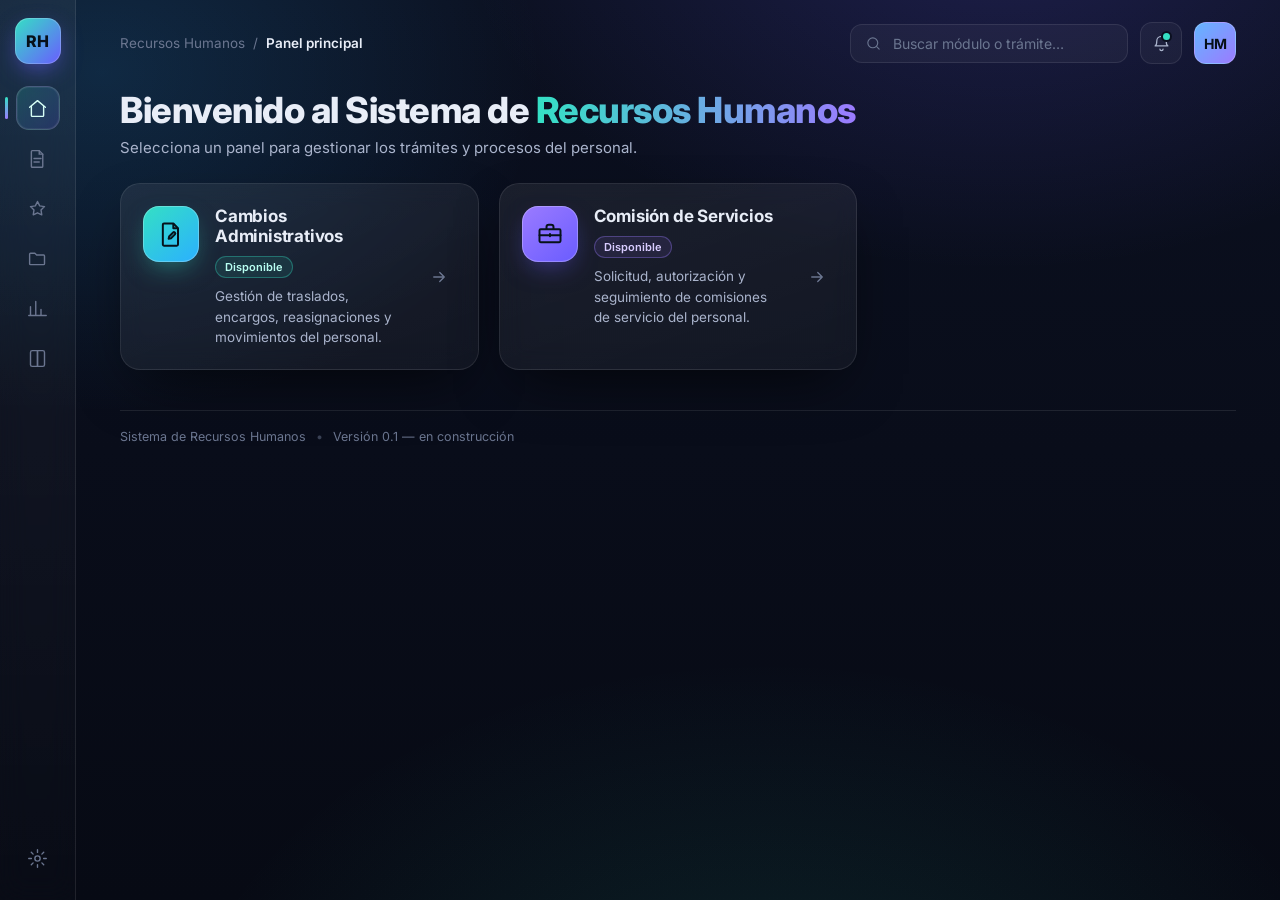
<file: index.html>
<!DOCTYPE html>
<html lang="es">
<head>
  <meta charset="UTF-8" />
  <meta name="viewport" content="width=device-width, initial-scale=1.0" />
  <title>Sistema de Recursos Humanos</title>
  <meta name="description" content="Sistema integral de gestión de Recursos Humanos" />
  <link rel="preconnect" href="https://fonts.googleapis.com" />
  <link rel="preconnect" href="https://fonts.gstatic.com" crossorigin />
  <link href="https://fonts.googleapis.com/css2?family=Inter:wght@300;400;500;600;700;800&display=swap" rel="stylesheet" />
  <link rel="stylesheet" href="css/styles.css" />
</head>
<body>
  <div class="app">
    <!-- ===================== SIDEBAR ===================== -->
    <aside class="sidebar" id="sidebar">
      <div class="sidebar__logo" title="Recursos Humanos">
        <span class="sidebar__logo-mark">RH</span>
      </div>

      <nav class="sidebar__nav" aria-label="Navegación principal">
        <button class="nav-btn is-active" data-tip="Inicio" aria-label="Inicio">
          <svg viewBox="0 0 24 24" fill="none"><path d="M3 10.5 12 3l9 7.5" stroke="currentColor" stroke-width="1.6" stroke-linecap="round" stroke-linejoin="round"/><path d="M5 9.5V20a1 1 0 0 0 1 1h12a1 1 0 0 0 1-1V9.5" stroke="currentColor" stroke-width="1.6" stroke-linecap="round" stroke-linejoin="round"/></svg>
        </button>
        <button class="nav-btn" data-tip="Documentos" aria-label="Documentos">
          <svg viewBox="0 0 24 24" fill="none"><path d="M6 3h8l4 4v14a1 1 0 0 1-1 1H6a1 1 0 0 1-1-1V4a1 1 0 0 1 1-1Z" stroke="currentColor" stroke-width="1.6" stroke-linejoin="round"/><path d="M14 3v4h4M8 12h8M8 16h6" stroke="currentColor" stroke-width="1.6" stroke-linecap="round"/></svg>
        </button>
        <button class="nav-btn" data-tip="Favoritos" aria-label="Favoritos">
          <svg viewBox="0 0 24 24" fill="none"><path d="m12 4 2.5 5 5.5.8-4 3.9.9 5.5L12 16.9 7.1 19.2l.9-5.5-4-3.9L9.5 9 12 4Z" stroke="currentColor" stroke-width="1.6" stroke-linejoin="round"/></svg>
        </button>
        <button class="nav-btn" data-tip="Áreas" aria-label="Áreas">
          <svg viewBox="0 0 24 24" fill="none"><path d="M3 7a1 1 0 0 1 1-1h5l2 2h8a1 1 0 0 1 1 1v9a1 1 0 0 1-1 1H4a1 1 0 0 1-1-1V7Z" stroke="currentColor" stroke-width="1.6" stroke-linejoin="round"/></svg>
        </button>
        <button class="nav-btn" data-tip="Reportes" aria-label="Reportes">
          <svg viewBox="0 0 24 24" fill="none"><path d="M4 20V10M10 20V4M16 20v-7M22 20H2" stroke="currentColor" stroke-width="1.6" stroke-linecap="round"/></svg>
        </button>
        <button class="nav-btn" data-tip="Manual" aria-label="Manual">
          <svg viewBox="0 0 24 24" fill="none"><path d="M4 5a2 2 0 0 1 2-2h6v18H6a2 2 0 0 1-2-2V5Z" stroke="currentColor" stroke-width="1.6" stroke-linejoin="round"/><path d="M20 5a2 2 0 0 0-2-2h-6v18h6a2 2 0 0 0 2-2V5Z" stroke="currentColor" stroke-width="1.6" stroke-linejoin="round"/></svg>
        </button>
      </nav>

      <div class="sidebar__bottom">
        <button class="nav-btn" data-tip="Configuración" aria-label="Configuración">
          <svg viewBox="0 0 24 24" fill="none"><circle cx="12" cy="12" r="3" stroke="currentColor" stroke-width="1.6"/><path d="M12 2v3M12 19v3M4.9 4.9l2.1 2.1M17 17l2.1 2.1M2 12h3M19 12h3M4.9 19.1 7 17M17 7l2.1-2.1" stroke="currentColor" stroke-width="1.6" stroke-linecap="round"/></svg>
        </button>
      </div>
    </aside>

    <!-- ===================== MAIN ===================== -->
    <main class="main">
      <header class="topbar">
        <div class="topbar__crumbs">
          <span class="crumb">Recursos Humanos</span>
          <span class="crumb-sep">/</span>
          <span class="crumb crumb--current">Panel principal</span>
        </div>
        <div class="topbar__actions">
          <div class="search">
            <svg viewBox="0 0 24 24" fill="none"><circle cx="11" cy="11" r="7" stroke="currentColor" stroke-width="1.6"/><path d="m20 20-3.5-3.5" stroke="currentColor" stroke-width="1.6" stroke-linecap="round"/></svg>
            <input type="text" placeholder="Buscar módulo o trámite…" aria-label="Buscar" id="searchInput" />
          </div>
          <button class="icon-btn" aria-label="Notificaciones">
            <svg viewBox="0 0 24 24" fill="none"><path d="M6 9a6 6 0 0 1 12 0c0 5 2 6 2 6H4s2-1 2-6Z" stroke="currentColor" stroke-width="1.6" stroke-linejoin="round"/><path d="M10 19a2 2 0 0 0 4 0" stroke="currentColor" stroke-width="1.6" stroke-linecap="round"/></svg>
            <span class="dot"></span>
          </button>
          <div class="avatar" title="Mi cuenta">HM</div>
        </div>
      </header>

      <section class="hero">
        <div class="hero__text">
          <h1 class="hero__title">Bienvenido al Sistema de <span>Recursos Humanos</span></h1>
          <p class="hero__subtitle">Selecciona un panel para gestionar los trámites y procesos del personal.</p>
        </div>
      </section>

      <section class="panels" aria-label="Paneles de acceso">
        <div class="panels__grid" id="panelsGrid">
          <!-- Las tarjetas se generan dinámicamente desde js/panels.js -->
        </div>
      </section>

      <footer class="footer">
        <span>Sistema de Recursos Humanos</span>
        <span class="footer__sep">•</span>
        <span>Versión 0.1 — en construcción</span>
      </footer>
    </main>
  </div>

  <script src="js/panels.js"></script>
  <script src="js/main.js"></script>
</body>
</html>
</file>
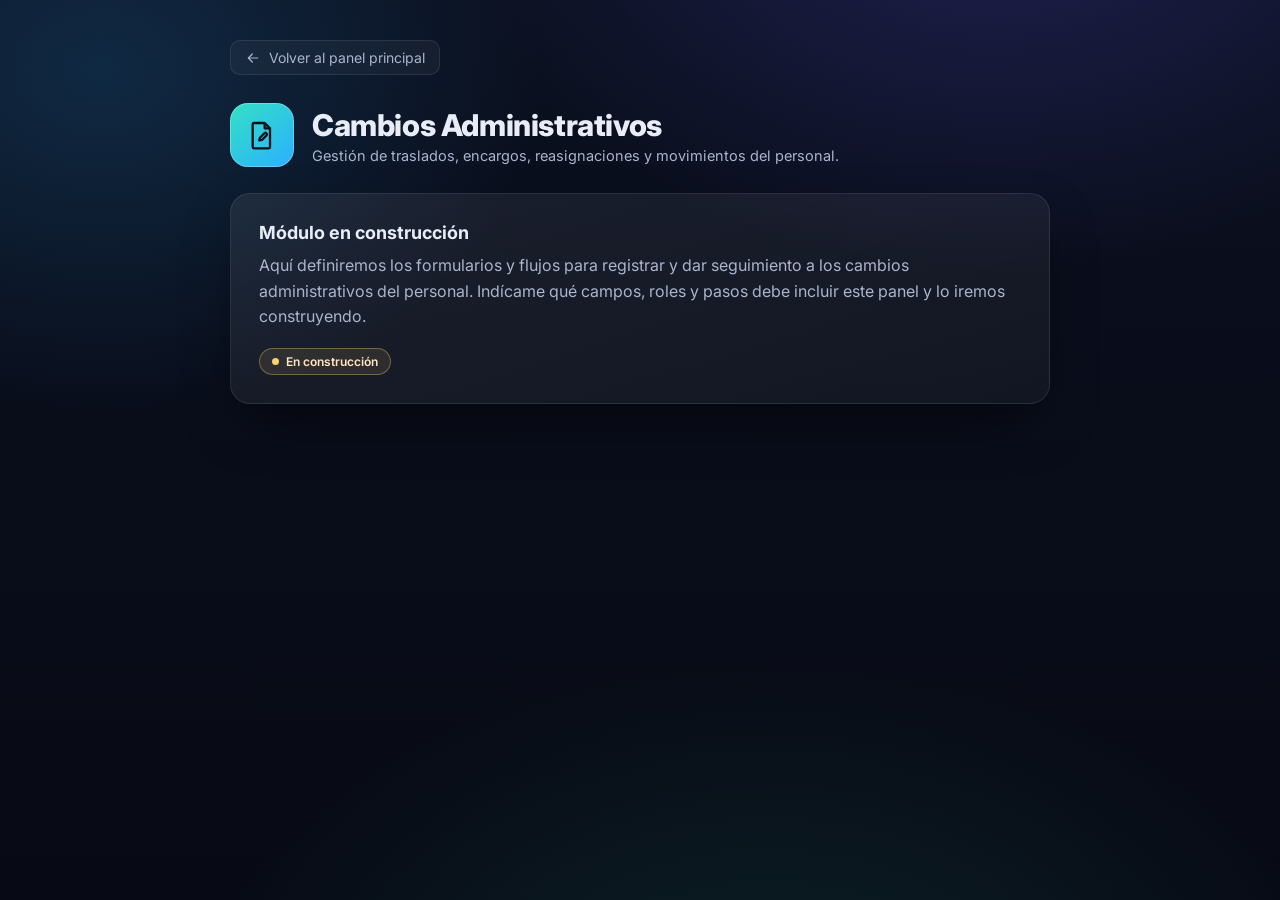
<file: pages/cambios-administrativos.html>
<!DOCTYPE html>
<html lang="es">
<head>
  <meta charset="UTF-8" />
  <meta name="viewport" content="width=device-width, initial-scale=1.0" />
  <title>Cambios Administrativos — Recursos Humanos</title>
  <link rel="preconnect" href="https://fonts.googleapis.com" />
  <link rel="preconnect" href="https://fonts.gstatic.com" crossorigin />
  <link href="https://fonts.googleapis.com/css2?family=Inter:wght@300;400;500;600;700;800&display=swap" rel="stylesheet" />
  <link rel="stylesheet" href="../css/styles.css" />
  <link rel="stylesheet" href="../css/page.css" />
</head>
<body>
  <div class="page">
    <a class="page__back" href="../index.html">
      <svg viewBox="0 0 24 24" fill="none"><path d="M19 12H5M11 18l-6-6 6-6" stroke="currentColor" stroke-width="1.8" stroke-linecap="round" stroke-linejoin="round"/></svg>
      Volver al panel principal
    </a>

    <header class="page__header">
      <div class="page__icon icon--teal">
        <svg viewBox="0 0 24 24" fill="none">
          <path d="M6 3h8l4 4v14a1 1 0 0 1-1 1H6a1 1 0 0 1-1-1V4a1 1 0 0 1 1-1Z" stroke="currentColor" stroke-width="1.7" stroke-linejoin="round"/>
          <path d="M14 3v4h4" stroke="currentColor" stroke-width="1.7" stroke-linejoin="round"/>
          <path d="M15.4 12.3 12 15.7l-2 .4.4-2 3.4-3.4a1 1 0 0 1 1.4 0l.2.2a1 1 0 0 1 0 1.4Z" stroke="currentColor" stroke-width="1.7" stroke-linejoin="round"/>
        </svg>
      </div>
      <div>
        <h1 class="page__title">Cambios Administrativos</h1>
        <p class="page__subtitle">Gestión de traslados, encargos, reasignaciones y movimientos del personal.</p>
      </div>
    </header>

    <div class="page__card">
      <h2>Módulo en construcción</h2>
      <p>Aquí definiremos los formularios y flujos para registrar y dar seguimiento a los cambios administrativos del personal. Indícame qué campos, roles y pasos debe incluir este panel y lo iremos construyendo.</p>
      <span class="chip">En construcción</span>
    </div>
  </div>
</body>
</html>
</file>
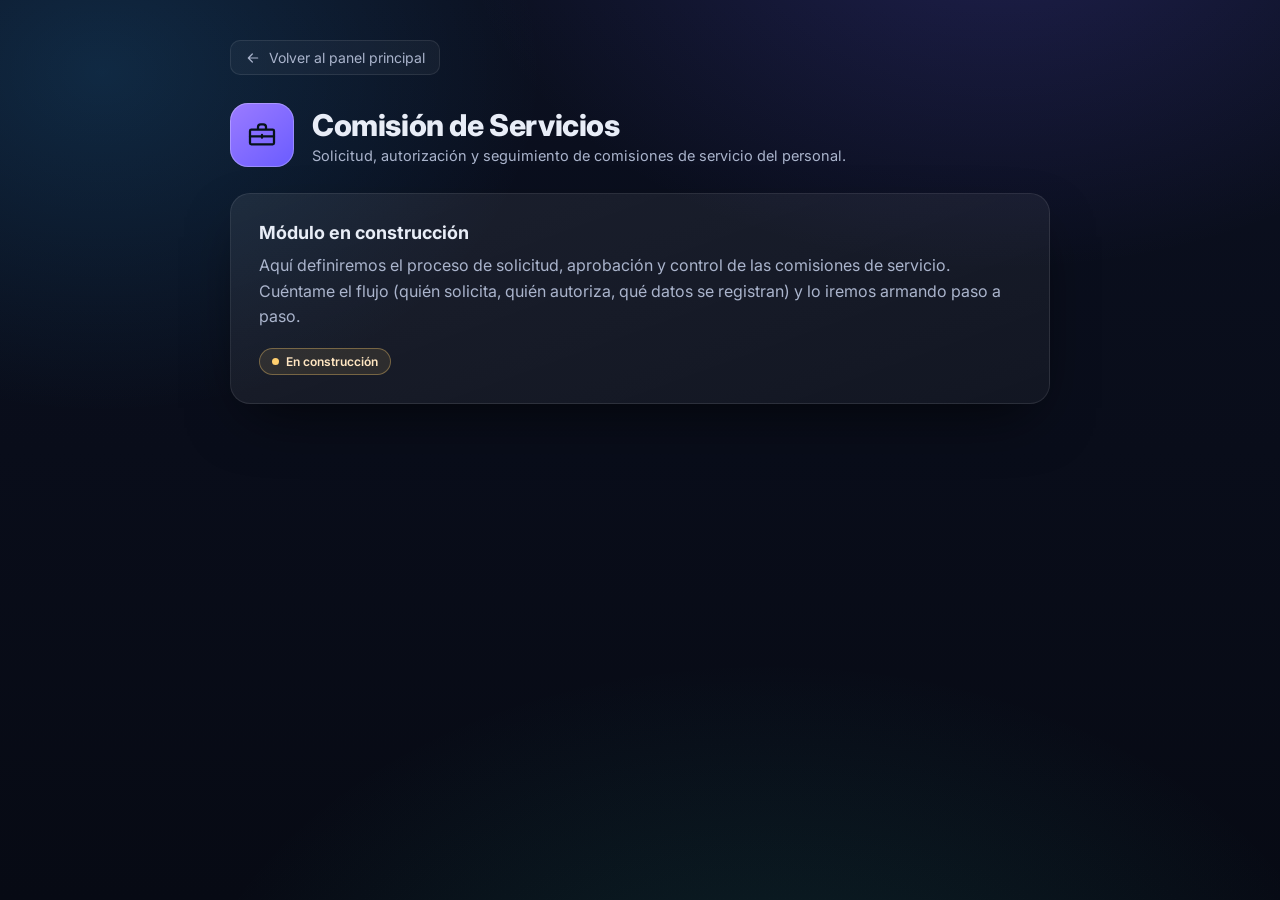
<file: pages/comision-servicios.html>
<!DOCTYPE html>
<html lang="es">
<head>
  <meta charset="UTF-8" />
  <meta name="viewport" content="width=device-width, initial-scale=1.0" />
  <title>Comisión de Servicios — Recursos Humanos</title>
  <link rel="preconnect" href="https://fonts.googleapis.com" />
  <link rel="preconnect" href="https://fonts.gstatic.com" crossorigin />
  <link href="https://fonts.googleapis.com/css2?family=Inter:wght@300;400;500;600;700;800&display=swap" rel="stylesheet" />
  <link rel="stylesheet" href="../css/styles.css" />
  <link rel="stylesheet" href="../css/page.css" />
</head>
<body>
  <div class="page">
    <a class="page__back" href="../index.html">
      <svg viewBox="0 0 24 24" fill="none"><path d="M19 12H5M11 18l-6-6 6-6" stroke="currentColor" stroke-width="1.8" stroke-linecap="round" stroke-linejoin="round"/></svg>
      Volver al panel principal
    </a>

    <header class="page__header">
      <div class="page__icon icon--violet">
        <svg viewBox="0 0 24 24" fill="none">
          <path d="M4 8h16a1 1 0 0 1 1 1v9a1 1 0 0 1-1 1H4a1 1 0 0 1-1-1V9a1 1 0 0 1 1-1Z" stroke="currentColor" stroke-width="1.7" stroke-linejoin="round"/>
          <path d="M9 8V6a2 2 0 0 1 2-2h2a2 2 0 0 1 2 2v2" stroke="currentColor" stroke-width="1.7" stroke-linejoin="round"/>
          <path d="M3 13h18M12 12v2" stroke="currentColor" stroke-width="1.7" stroke-linecap="round"/>
        </svg>
      </div>
      <div>
        <h1 class="page__title">Comisión de Servicios</h1>
        <p class="page__subtitle">Solicitud, autorización y seguimiento de comisiones de servicio del personal.</p>
      </div>
    </header>

    <div class="page__card">
      <h2>Módulo en construcción</h2>
      <p>Aquí definiremos el proceso de solicitud, aprobación y control de las comisiones de servicio. Cuéntame el flujo (quién solicita, quién autoriza, qué datos se registran) y lo iremos armando paso a paso.</p>
      <span class="chip">En construcción</span>
    </div>
  </div>
</body>
</html>
</file>
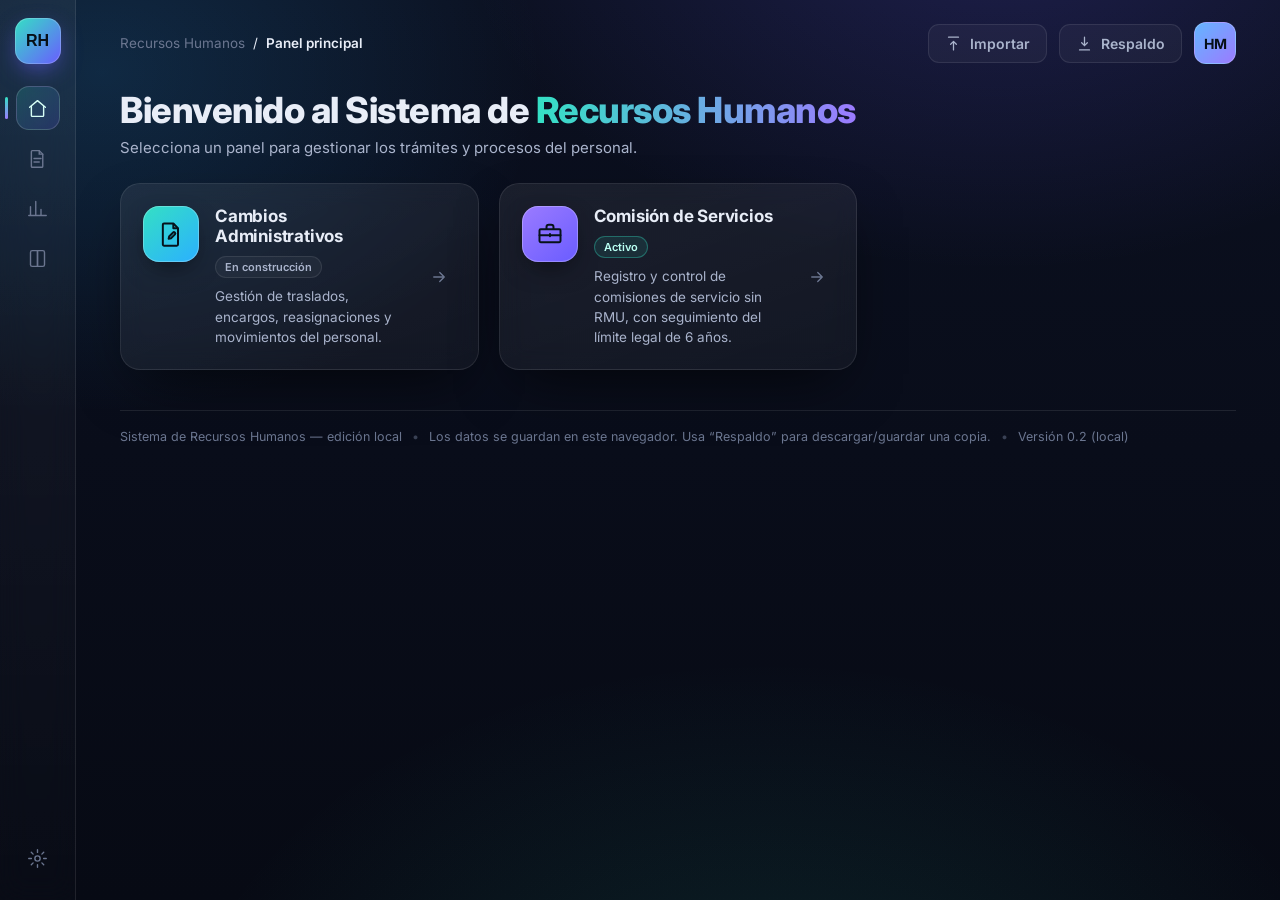
<file: sistema/sistema-rh-local.html>
<!doctype html>
<html lang="es">
<head>
<meta charset="utf-8" />
<meta name="viewport" content="width=device-width, initial-scale=1.0" />
<title>Sistema de Recursos Humanos</title>
<style>
  :root {
    --bg-0:#070a14; --bg-1:#0b1020; --bg-2:#0e1428;
    --surface:rgba(255,255,255,.04); --surface-strong:rgba(255,255,255,.07);
    --border:rgba(255,255,255,.09); --border-strong:rgba(255,255,255,.16);
    --text:#e8edf7; --text-soft:#aab4cc; --text-dim:#6b7690;
    --teal-1:#34e0c4; --teal-2:#2bb0ff; --violet-1:#9b7bff; --violet-2:#6a5cff;
    --blue-1:#64b5ff; --blue-2:#4d7cff; --amber-1:#ffcf6e; --amber-2:#ff9d5c;
    --green:#41d18a; --yellow:#ffd76e; --orange:#ff9d5c; --red:#ff6b7d;
    --radius:20px; --shadow:0 24px 60px -20px rgba(0,0,0,.7); --sidebar-w:76px; --maxw:1320px;
  }
  * { box-sizing:border-box; }
  html,body { margin:0; padding:0; min-height:100%; }
  body {
    font-family:"Inter",system-ui,-apple-system,"Segoe UI",Roboto,sans-serif;
    color:var(--text);
    background:
      radial-gradient(900px 600px at 78% -10%, rgba(107,92,255,.20), transparent 60%),
      radial-gradient(800px 620px at 8% 8%, rgba(43,176,255,.16), transparent 55%),
      radial-gradient(1000px 700px at 60% 120%, rgba(52,224,196,.12), transparent 60%),
      linear-gradient(180deg, var(--bg-1), var(--bg-0));
    background-attachment:fixed; -webkit-font-smoothing:antialiased;
  }
  .app { display:grid; grid-template-columns:var(--sidebar-w) 1fr; min-height:100vh; }

  /* Sidebar */
  .sidebar { position:sticky; top:0; height:100vh; display:flex; flex-direction:column; align-items:center;
    gap:8px; padding:18px 0 20px; background:linear-gradient(180deg, rgba(255,255,255,.05), rgba(255,255,255,.01));
    border-right:1px solid var(--border); backdrop-filter:blur(14px); z-index:20; }
  .logo { width:46px; height:46px; border-radius:14px; display:grid; place-items:center; margin-bottom:14px;
    background:linear-gradient(135deg, var(--teal-1), var(--violet-2)); color:#071019; font-weight:800; font-size:16px;
    box-shadow:0 8px 24px -6px rgba(106,92,255,.7), inset 0 0 0 1px rgba(255,255,255,.2); cursor:pointer; border:none; }
  .snav { display:flex; flex-direction:column; gap:6px; width:100%; align-items:center; }
  .sbottom { margin-top:auto; }
  .nav-btn { position:relative; width:44px; height:44px; border:1px solid transparent; border-radius:13px; background:transparent;
    color:var(--text-dim); cursor:pointer; display:grid; place-items:center; transition:.2s; }
  .nav-btn svg { width:21px; height:21px; }
  .nav-btn:hover { color:var(--text); background:var(--surface-strong); border-color:var(--border); }
  .nav-btn.active { color:#d7fff6; background:linear-gradient(135deg, rgba(52,224,196,.18), rgba(106,92,255,.18)); border-color:var(--border-strong); }
  .nav-btn.active::before { content:""; position:absolute; left:-12px; top:50%; transform:translateY(-50%); width:3px; height:22px; border-radius:3px; background:linear-gradient(180deg,var(--teal-1),var(--violet-1)); }
  .nav-btn::after { content:attr(data-tip); position:absolute; left:54px; top:50%; transform:translateY(-50%) translateX(-6px);
    background:var(--bg-2); color:var(--text); font-size:12px; white-space:nowrap; padding:6px 10px; border-radius:8px;
    border:1px solid var(--border); opacity:0; pointer-events:none; transition:.15s; z-index:30; }
  .nav-btn:hover::after { opacity:1; transform:translateY(-50%) translateX(0); }

  /* Main */
  .main { padding:22px clamp(16px,4vw,44px) 40px; width:100%; max-width:calc(var(--maxw) + 88px); margin:0 auto; }
  .topbar { display:flex; align-items:center; justify-content:space-between; gap:16px; flex-wrap:wrap; margin-bottom:26px; }
  .crumbs { display:flex; align-items:center; gap:8px; font-size:13.5px; flex-wrap:wrap; }
  .crumb { color:var(--text-dim); background:none; border:none; padding:0; font:inherit; cursor:pointer; }
  .crumb.current { color:var(--text); font-weight:600; cursor:default; }
  .crumb.link:hover { color:var(--text); text-decoration:underline; }
  .tb-actions { display:flex; align-items:center; gap:12px; }
  .avatar { width:42px; height:42px; border-radius:12px; display:grid; place-items:center; font-weight:700; font-size:14px;
    color:#071019; background:linear-gradient(135deg,var(--blue-1),var(--violet-1)); border:1px solid rgba(255,255,255,.2); }

  /* Hero */
  .hero { margin-bottom:26px; }
  .hero h1 { font-size:clamp(24px,3.4vw,36px); font-weight:800; letter-spacing:-.5px; margin:0 0 8px; line-height:1.12; }
  .hero h1 span { background:linear-gradient(90deg,var(--teal-1),var(--violet-1)); -webkit-background-clip:text; background-clip:text; -webkit-text-fill-color:transparent; }
  .hero p { margin:0; color:var(--text-soft); font-size:15px; max-width:620px; }

  /* Grid de paneles */
  .grid { display:grid; grid-template-columns:repeat(auto-fill,minmax(300px,1fr)); gap:20px; }
  .card { position:relative; display:flex; gap:16px; padding:22px; border-radius:var(--radius);
    background:linear-gradient(160deg,var(--surface-strong),var(--surface)); border:1px solid var(--border);
    text-align:left; color:inherit; overflow:hidden; box-shadow:var(--shadow); backdrop-filter:blur(12px); cursor:pointer;
    font-family:inherit; transition:transform .28s cubic-bezier(.2,.7,.2,1), border-color .28s, box-shadow .28s; animation:cardIn .5s both; }
  @keyframes cardIn { from{opacity:0; transform:translateY(14px);} to{opacity:1; transform:translateY(0);} }
  .card:hover { transform:translateY(-5px); border-color:var(--border-strong); box-shadow:0 34px 70px -22px rgba(0,0,0,.8); }
  .card .glow { position:absolute; inset:-1px -1px auto -1px; height:120px;
    background:radial-gradient(220px 120px at 30% -30%, rgba(120,160,255,.22), transparent 70%); opacity:0; transition:.3s; pointer-events:none; }
  .card:hover .glow { opacity:1; }
  .cicon { flex:none; width:56px; height:56px; border-radius:16px; display:grid; place-items:center; color:#06121a;
    box-shadow:inset 0 0 0 1px rgba(255,255,255,.25), 0 10px 26px -8px rgba(0,0,0,.6); }
  .cicon svg { width:28px; height:28px; }
  .icon-teal { background:linear-gradient(140deg,var(--teal-1),var(--teal-2)); }
  .icon-violet { background:linear-gradient(140deg,var(--violet-1),var(--violet-2)); }
  .icon-blue { background:linear-gradient(140deg,var(--blue-1),var(--blue-2)); }
  .icon-amber { background:linear-gradient(140deg,var(--amber-1),var(--amber-2)); }
  .cbody { flex:1; min-width:0; }
  .chead { display:flex; align-items:center; gap:10px; margin-bottom:8px; flex-wrap:wrap; }
  .ctitle { margin:0; font-size:17px; font-weight:700; letter-spacing:-.2px; }
  .csum { margin:0; color:var(--text-soft); font-size:13.5px; line-height:1.5; }
  .badge { font-size:11px; font-weight:600; padding:3px 9px; border-radius:999px; color:var(--text); border:1px solid var(--border); background:var(--surface); }
  .badge-teal { color:#b9fff2; border-color:rgba(52,224,196,.35); background:rgba(52,224,196,.10); }
  .badge-violet { color:#d8ccff; border-color:rgba(155,123,255,.35); background:rgba(155,123,255,.10); }
  .badge-soft { color:var(--text-soft); }
  .carrow { flex:none; align-self:center; width:34px; height:34px; border-radius:10px; display:grid; place-items:center;
    color:var(--text-dim); border:1px solid transparent; transition:.25s; }
  .carrow svg { width:18px; height:18px; }
  .card:hover .carrow { color:var(--text); transform:translateX(3px); border-color:var(--border); background:var(--surface); }

  /* Vista detalle genérica */
  .back { display:inline-flex; align-items:center; gap:8px; color:var(--text-soft); font:inherit; font-size:14px;
    padding:8px 14px; border-radius:10px; border:1px solid var(--border); background:var(--surface); cursor:pointer; transition:.2s; }
  .back:hover { color:var(--text); background:var(--surface-strong); border-color:var(--border-strong); }
  .back svg { width:16px; height:16px; }
  .dhead { display:flex; align-items:center; gap:18px; margin:26px 0 6px; }
  .dicon { flex:none; width:64px; height:64px; border-radius:18px; display:grid; place-items:center; color:#06121a; box-shadow:inset 0 0 0 1px rgba(255,255,255,.25); }
  .dicon svg { width:32px; height:32px; }
  .dhead h1 { margin:0 0 4px; font-size:clamp(22px,3vw,30px); font-weight:800; letter-spacing:-.4px; }
  .dhead p { margin:0; color:var(--text-soft); font-size:14.5px; max-width:720px; }
  .dcard { margin-top:24px; padding:28px; border-radius:var(--radius); background:linear-gradient(160deg,var(--surface-strong),var(--surface));
    border:1px solid var(--border); box-shadow:var(--shadow); }
  .dcard h2 { margin:0 0 10px; font-size:18px; }
  .dcard p { margin:0; color:var(--text-soft); line-height:1.6; }
  .chip { display:inline-flex; align-items:center; gap:7px; font-size:12px; font-weight:600; padding:5px 12px; border-radius:999px;
    color:#ffe6c2; border:1px solid rgba(255,207,110,.35); background:rgba(255,207,110,.10); margin-top:18px; }
  .chip::before { content:""; width:7px; height:7px; border-radius:50%; background:var(--amber-1); }

  /* ===== Módulo Comisión ===== */
  .subtabs { display:flex; gap:6px; margin:22px 0 20px; flex-wrap:wrap; border-bottom:1px solid var(--border); padding-bottom:0; }
  .subtab { position:relative; background:none; border:none; color:var(--text-soft); font:inherit; font-size:14px; font-weight:500;
    padding:10px 16px; cursor:pointer; border-radius:10px 10px 0 0; transition:.2s; }
  .subtab:hover { color:var(--text); background:var(--surface); }
  .subtab.active { color:var(--text); font-weight:600; }
  .subtab.active::after { content:""; position:absolute; left:12px; right:12px; bottom:-1px; height:2px; border-radius:2px; background:linear-gradient(90deg,var(--violet-1),var(--teal-1)); }

  /* KPI tiles */
  .kpis { display:grid; grid-template-columns:repeat(auto-fill,minmax(230px,1fr)); gap:16px; }
  .kpi { padding:20px; border-radius:16px; background:linear-gradient(160deg,var(--surface-strong),var(--surface));
    border:1px solid var(--border); box-shadow:var(--shadow); position:relative; overflow:hidden; }
  .kpi .k-top { display:flex; align-items:center; gap:10px; margin-bottom:12px; }
  .kpi .k-ic { width:34px; height:34px; border-radius:10px; display:grid; place-items:center; color:#06121a; }
  .kpi .k-ic svg { width:18px; height:18px; }
  .kpi .k-num { font-size:30px; font-weight:800; letter-spacing:-.5px; font-variant-numeric:tabular-nums; line-height:1; }
  .kpi .k-lbl { color:var(--text-soft); font-size:13px; margin-top:8px; line-height:1.4; }
  .k-accent-teal::before,.k-accent-violet::before,.k-accent-amber::before,.k-accent-red::before,.k-accent-blue::before,.k-accent-green::before{
    content:""; position:absolute; top:0; left:0; width:3px; height:100%; }
  .k-accent-teal::before{background:var(--teal-1);} .k-accent-violet::before{background:var(--violet-1);}
  .k-accent-amber::before{background:var(--amber-1);} .k-accent-red::before{background:var(--red);}
  .k-accent-blue::before{background:var(--blue-1);} .k-accent-green::before{background:var(--green);}

  /* toolbar */
  .toolbar { display:flex; align-items:center; justify-content:space-between; gap:12px; flex-wrap:wrap; margin-bottom:14px; }
  .search { display:flex; align-items:center; gap:9px; padding:9px 14px; min-width:240px; border-radius:12px;
    background:var(--surface); border:1px solid var(--border); color:var(--text-soft); transition:.2s; }
  .search:focus-within { border-color:var(--border-strong); background:var(--surface-strong); }
  .search svg { width:17px; height:17px; color:var(--text-dim); flex:none; }
  .search input { border:none; outline:none; background:transparent; color:var(--text); font-size:14px; width:100%; font-family:inherit; }
  .search input::placeholder { color:var(--text-dim); }
  .btn { display:inline-flex; align-items:center; gap:8px; padding:10px 16px; border-radius:11px; font:inherit; font-size:14px; font-weight:600;
    cursor:pointer; border:1px solid transparent; transition:.2s; }
  .btn svg { width:17px; height:17px; }
  .btn-primary { color:#071019; background:linear-gradient(135deg,var(--teal-1),var(--violet-1)); }
  .btn-primary:hover { filter:brightness(1.08); transform:translateY(-1px); }
  .btn-ghost { color:var(--text-soft); background:var(--surface); border-color:var(--border); }
  .btn-ghost:hover { color:var(--text); background:var(--surface-strong); border-color:var(--border-strong); }

  /* tabla */
  .tbl-wrap { overflow-x:auto; border-radius:16px; border:1px solid var(--border); background:linear-gradient(160deg,var(--surface-strong),var(--surface)); box-shadow:var(--shadow); }
  table { border-collapse:collapse; width:100%; font-size:13px; min-width:760px; }
  thead th { text-align:left; padding:12px 14px; color:var(--text-soft); font-weight:600; font-size:11.5px; text-transform:uppercase;
    letter-spacing:.4px; border-bottom:1px solid var(--border); white-space:nowrap; background:rgba(255,255,255,.02); position:sticky; top:0; }
  tbody td { padding:11px 14px; border-bottom:1px solid var(--border); vertical-align:middle; }
  tbody tr:last-child td { border-bottom:none; }
  tbody tr:hover { background:rgba(255,255,255,.03); }
  tbody tr.hl { background:rgba(255,215,110,.10); }
  td.num, th.num { text-align:right; font-variant-numeric:tabular-nums; white-space:nowrap; }
  .nombre { font-weight:600; color:var(--text); }
  .muted { color:var(--text-dim); }
  .nowrap { white-space:nowrap; }

  /* semáforo pill */
  .pill { display:inline-flex; align-items:center; gap:6px; padding:3px 10px; border-radius:999px; font-size:11.5px; font-weight:600; white-space:nowrap; }
  .pill .d { width:7px; height:7px; border-radius:50%; flex:none; }
  .st-green { color:#bff3d9; background:rgba(65,209,138,.12); border:1px solid rgba(65,209,138,.32);} .st-green .d{background:var(--green);}
  .st-yellow{ color:#ffe9b0; background:rgba(255,215,110,.12); border:1px solid rgba(255,215,110,.32);} .st-yellow .d{background:var(--yellow);}
  .st-orange{ color:#ffd3ad; background:rgba(255,157,92,.12); border:1px solid rgba(255,157,92,.34);} .st-orange .d{background:var(--orange);}
  .st-red{ color:#ffc0c8; background:rgba(255,107,125,.12); border:1px solid rgba(255,107,125,.34);} .st-red .d{background:var(--red);}
  .st-gray{ color:var(--text-soft); background:var(--surface); border:1px solid var(--border);} .st-gray .d{background:var(--text-dim);}

  /* form */
  .form-card { padding:26px; border-radius:16px; background:linear-gradient(160deg,var(--surface-strong),var(--surface));
    border:1px solid var(--border); box-shadow:var(--shadow); max-width:920px; }
  .form-sec-title { font-size:12px; text-transform:uppercase; letter-spacing:.6px; color:var(--text-dim); font-weight:700; margin:6px 0 14px; display:flex; align-items:center; gap:10px; }
  .form-sec-title::after { content:""; flex:1; height:1px; background:var(--border); }
  .fgrid { display:grid; grid-template-columns:repeat(auto-fill,minmax(220px,1fr)); gap:16px; margin-bottom:24px; }
  .field { display:flex; flex-direction:column; gap:6px; }
  .field.col-2 { grid-column:span 2; }
  @media(max-width:520px){ .field.col-2{grid-column:span 1;} }
  .field label { font-size:12.5px; color:var(--text-soft); font-weight:500; }
  .field label .req { color:var(--red); }
  .field input, .field select { padding:10px 12px; border-radius:10px; border:1px solid var(--border); background:var(--bg-2); color:var(--text);
    font:inherit; font-size:14px; outline:none; transition:.2s; width:100%; }
  .field input:focus, .field select:focus { border-color:var(--border-strong); background:var(--bg-1); }
  .field input:read-only { color:var(--text-soft); background:rgba(255,255,255,.02); cursor:not-allowed; }
  .field .hint { font-size:11.5px; color:var(--text-dim); }
  .form-actions { display:flex; gap:12px; align-items:center; flex-wrap:wrap; }
  .status-note { padding:12px 16px; border-radius:12px; font-size:13.5px; display:none; align-items:center; gap:10px; margin-bottom:20px; }
  .status-note.info { display:flex; color:#cfe2ff; background:rgba(100,181,255,.10); border:1px solid rgba(100,181,255,.3); }
  .status-note.exist { display:flex; color:#ffe9b0; background:rgba(255,215,110,.10); border:1px solid rgba(255,215,110,.3); }

  .notice { padding:16px 18px; border-radius:14px; border:1px solid var(--border); background:var(--surface); color:var(--text-soft); font-size:14px; line-height:1.6; }
  .notice.warn { color:#ffd3ad; background:rgba(255,157,92,.08); border-color:rgba(255,157,92,.3); }
  .empty { text-align:center; color:var(--text-dim); padding:40px 0; }
  .loading { display:flex; align-items:center; gap:12px; color:var(--text-soft); padding:30px 4px; }
  .spinner { width:20px; height:20px; border-radius:50%; border:2.5px solid var(--border-strong); border-top-color:var(--teal-1); animation:spin .8s linear infinite; }
  @keyframes spin { to{transform:rotate(360deg);} }

  /* toast */
  .toast { position:fixed; bottom:24px; left:50%; transform:translateX(-50%) translateY(20px); opacity:0; pointer-events:none;
    padding:13px 20px; border-radius:12px; background:var(--bg-2); border:1px solid var(--border-strong); color:var(--text);
    font-size:14px; font-weight:500; box-shadow:0 20px 50px -12px rgba(0,0,0,.8); transition:.3s; z-index:100; display:flex; align-items:center; gap:10px; }
  .toast.show { opacity:1; transform:translateX(-50%) translateY(0); }
  .toast .d { width:8px; height:8px; border-radius:50%; background:var(--green); }
  .toast.err .d { background:var(--red); }

  /* acciones en tabla */
  .row-actions { display:flex; gap:6px; }
  .iact { width:30px; height:30px; border-radius:8px; border:1px solid var(--border); background:var(--surface); color:var(--text-soft);
    cursor:pointer; display:grid; place-items:center; transition:.18s; }
  .iact svg { width:15px; height:15px; }
  .iact:hover { color:var(--text); background:var(--surface-strong); border-color:var(--border-strong); }
  .iact.del:hover { color:#ffc0c8; border-color:rgba(255,107,125,.4); background:rgba(255,107,125,.10); }
  .tag { display:inline-flex; align-items:center; font-size:10.5px; font-weight:600; padding:2px 7px; border-radius:6px; color:var(--text-soft); background:var(--surface); border:1px solid var(--border); }

  /* modal */
  .modal-overlay { position:fixed; inset:0; background:rgba(4,7,14,.62); backdrop-filter:blur(4px); display:flex; align-items:center; justify-content:center;
    padding:20px; z-index:200; opacity:0; transition:opacity .2s; }
  .modal-overlay.show { opacity:1; }
  .modal { width:100%; max-width:640px; max-height:90vh; overflow:auto; border-radius:18px; border:1px solid var(--border-strong);
    background:linear-gradient(160deg,var(--bg-2),var(--bg-1)); box-shadow:0 40px 90px -20px rgba(0,0,0,.85); transform:translateY(10px); transition:transform .2s; }
  .modal-overlay.show .modal { transform:translateY(0); }
  .modal-head { display:flex; align-items:center; justify-content:space-between; gap:12px; padding:20px 24px; border-bottom:1px solid var(--border); position:sticky; top:0; background:var(--bg-2); }
  .modal-head h3 { margin:0; font-size:17px; font-weight:700; }
  .modal-x { width:34px; height:34px; border-radius:9px; border:1px solid var(--border); background:var(--surface); color:var(--text-soft); cursor:pointer; font-size:20px; line-height:1; display:grid; place-items:center; }
  .modal-x:hover { color:var(--text); background:var(--surface-strong); }
  .modal-body { padding:24px; }
  .modal-body .fgrid { margin-bottom:0; }
  .modal-foot { display:flex; gap:12px; justify-content:flex-end; padding:18px 24px; border-top:1px solid var(--border); flex-wrap:wrap; }
  .warn-box { display:flex; gap:12px; align-items:flex-start; padding:14px 16px; border-radius:12px; color:#ffc0c8; background:rgba(255,107,125,.08); border:1px solid rgba(255,107,125,.3); font-size:14px; line-height:1.5; }
  .btn-danger { color:#fff; background:linear-gradient(135deg,#ff6b7d,#ff9d5c); }
  .btn-danger:hover { filter:brightness(1.06); transform:translateY(-1px); }

  .footer { margin-top:40px; padding-top:18px; border-top:1px solid var(--border); display:flex; align-items:center; gap:10px; color:var(--text-dim); font-size:12.5px; flex-wrap:wrap; }
  .footer .sep { opacity:.5; }
  .legend { display:flex; gap:16px; flex-wrap:wrap; margin:14px 0 4px; font-size:12px; color:var(--text-soft); }
  .legend span { display:inline-flex; align-items:center; gap:6px; }
  .legend .d { width:8px; height:8px; border-radius:50%; }

  @media (max-width:720px){ :root{--sidebar-w:62px;} }
  @media (prefers-reduced-motion: reduce){ *{animation:none !important; transition:none !important;} }
</style>
<link rel="preconnect" href="https://fonts.googleapis.com" />
<link rel="preconnect" href="https://fonts.gstatic.com" crossorigin />
<link href="https://fonts.googleapis.com/css2?family=Inter:wght@300;400;500;600;700;800&display=swap" rel="stylesheet" />
</head>
<body>

<div class="app">
  <aside class="sidebar">
    <button class="logo" id="homeLogo" title="Inicio">RH</button>
    <nav class="snav">
      <button class="nav-btn active" data-tip="Inicio" id="navHome"><svg viewBox="0 0 24 24" fill="none"><path d="M3 10.5 12 3l9 7.5" stroke="currentColor" stroke-width="1.6" stroke-linecap="round" stroke-linejoin="round"/><path d="M5 9.5V20a1 1 0 0 0 1 1h12a1 1 0 0 0 1-1V9.5" stroke="currentColor" stroke-width="1.6" stroke-linecap="round" stroke-linejoin="round"/></svg></button>
      <button class="nav-btn" data-tip="Documentos"><svg viewBox="0 0 24 24" fill="none"><path d="M6 3h8l4 4v14a1 1 0 0 1-1 1H6a1 1 0 0 1-1-1V4a1 1 0 0 1 1-1Z" stroke="currentColor" stroke-width="1.6" stroke-linejoin="round"/><path d="M14 3v4h4M8 12h8M8 16h6" stroke="currentColor" stroke-width="1.6" stroke-linecap="round"/></svg></button>
      <button class="nav-btn" data-tip="Reportes"><svg viewBox="0 0 24 24" fill="none"><path d="M4 20V10M10 20V4M16 20v-7M22 20H2" stroke="currentColor" stroke-width="1.6" stroke-linecap="round"/></svg></button>
      <button class="nav-btn" data-tip="Manual"><svg viewBox="0 0 24 24" fill="none"><path d="M4 5a2 2 0 0 1 2-2h6v18H6a2 2 0 0 1-2-2V5Z" stroke="currentColor" stroke-width="1.6" stroke-linejoin="round"/><path d="M20 5a2 2 0 0 0-2-2h-6v18h6a2 2 0 0 0 2-2V5Z" stroke="currentColor" stroke-width="1.6" stroke-linejoin="round"/></svg></button>
    </nav>
    <div class="sbottom">
      <button class="nav-btn" data-tip="Configuración"><svg viewBox="0 0 24 24" fill="none"><circle cx="12" cy="12" r="3" stroke="currentColor" stroke-width="1.6"/><path d="M12 2v3M12 19v3M4.9 4.9l2.1 2.1M17 17l2.1 2.1M2 12h3M19 12h3M4.9 19.1 7 17M17 7l2.1-2.1" stroke="currentColor" stroke-width="1.6" stroke-linecap="round"/></svg></button>
    </div>
  </aside>

  <main class="main">
    <header class="topbar">
      <div class="crumbs">
        <button class="crumb link" id="crumbHome">Recursos Humanos</button>
        <span>/</span>
        <span class="crumb current" id="crumbCurrent">Panel principal</span>
      </div>
      <div class="tb-actions">
        <input type="file" id="fileBackup" accept="application/json,.json" hidden />
        <button class="btn btn-ghost" id="btnBackupImport" title="Cargar un respaldo (.json)"><svg viewBox="0 0 24 24" fill="none"><path d="M12 21V9M8 13l4-4 4 4" stroke="currentColor" stroke-width="1.8" stroke-linecap="round" stroke-linejoin="round"/><path d="M5 3h14" stroke="currentColor" stroke-width="1.8" stroke-linecap="round"/></svg> Importar</button>
        <button class="btn btn-ghost" id="btnBackupExport" title="Descargar un respaldo (.json)"><svg viewBox="0 0 24 24" fill="none"><path d="M12 3v12M8 11l4 4 4-4" stroke="currentColor" stroke-width="1.8" stroke-linecap="round" stroke-linejoin="round"/><path d="M5 21h14" stroke="currentColor" stroke-width="1.8" stroke-linecap="round"/></svg> Respaldo</button>
        <div class="avatar" title="Mi cuenta">HM</div>
      </div>
    </header>

    <!-- HOME -->
    <div id="viewHome">
      <section class="hero">
        <h1>Bienvenido al Sistema de <span>Recursos Humanos</span></h1>
        <p>Selecciona un panel para gestionar los trámites y procesos del personal.</p>
      </section>
      <section class="grid" id="grid" aria-label="Paneles de acceso"></section>
    </div>

    <!-- DETALLE (Cambios administrativos u otros) -->
    <div id="viewDetail" hidden></div>

    <!-- MÓDULO COMISIÓN DE SERVICIOS -->
    <div id="viewComision" hidden></div>

    <footer class="footer">
      <span>Sistema de Recursos Humanos — edición local</span>
      <span class="sep">•</span>
      <span>Los datos se guardan en este navegador. Usa “Respaldo” para descargar/guardar una copia.</span>
      <span class="sep">•</span>
      <span>Versión 0.2 (local)</span>
    </footer>
  </main>
</div>

<div class="toast" id="toast"><span class="d"></span><span id="toastMsg"></span></div>
<div class="modal-overlay" id="modalOverlay" hidden>
  <div class="modal" role="dialog" aria-modal="true">
    <div class="modal-head"><h3 id="modalTitle"></h3><button class="modal-x" id="modalX" aria-label="Cerrar">×</button></div>
    <div class="modal-body" id="modalBody"></div>
    <div class="modal-foot" id="modalFoot"></div>
  </div>
</div>

<script>
/* ============================================================
   EDICIÓN LOCAL — almacenamiento en el navegador (sin nube)
   Emula la capacidad "db" y "downloads" de Claude para que el
   mismo sistema funcione al abrir el archivo con doble clic.
   ============================================================ */
(function(){
  "use strict";
  var LS_KEY = "rh_comision_local_v1";
  var SEED = {"personas": [{"cargo": "ANALISTA LEGAL DEL SECTOR FINANCIERO ZONAL 2", "cedula": "0302025838", "ciudad": "CUENCA", "dirServidorOcupa": "", "direccion": "UNIDAD LEGAL DEL SECTOR FINANCIERO", "grupo": "SERVIDOR PUBLICO 7", "intendencia": "DIRECCION ZONAL 5", "nombres": "CRESPO CARDENAS DAVID GERARDO", "rmu": 1676}, {"cargo": "ANALISTA DE SERVICIO AL CIUDADANO ZONAL", "cedula": "0917368417", "ciudad": "GUAYAQUIL", "dirServidorOcupa": "DIRECCION NACIONAL DE GESTION DE SERVICIOS", "direccion": "UNIDAD DE SERVICIOS", "grupo": "SERVIDOR PUBLICO 7", "intendencia": "DIRECCION ZONAL 5", "nombres": "GUERRERO FLORES LENCY WALKIRIA", "rmu": 1676}, {"cargo": "ANALISTA DE TESORERIA 1", "cedula": "1711688190", "ciudad": "QUITO", "dirServidorOcupa": "DIRECCION NACIONAL FINANCIERA", "direccion": "DIRECCION NACIONAL FINANCIERA", "grupo": "SERVIDOR PUBLICO 5", "intendencia": "INTENDENCIA NACIONAL ADMINISTRATIVA FINANCIERA", "nombres": "SANTAMARIA RUEDA DIEGO MAURICIO", "rmu": 1212}, {"cargo": "ANALISTA EN ASEGURAMIENTO Y CONTROL DE LA CALIDAD DE TECNOLOGIAS DE INFORMACION 2", "cedula": "1712422839", "ciudad": "QUITO", "dirServidorOcupa": "DIRECCION NACIONAL DE INFRAESTRUCTURA TECNOLOGICA Y OPERACIONES", "direccion": "DIRECCION NACIONAL DE INFRAESTRUCTURA TECNOLOGICA Y OPERACIONES", "grupo": "SERVIDOR PUBLICO 7", "intendencia": "INTENDENCIA NACIONAL DE TECNOLOGIAS DE LA INFORMACION Y COMUNICACIONES", "nombres": "LOYOLA TRONCOSO JAIME EDUARDO", "rmu": 1676}, {"cargo": "ANALISTA JURIDICO 2 DE LA EPS", "cedula": "1713260295", "ciudad": "QUITO", "dirServidorOcupa": "DIRECCION NACIONAL DE SUPERVISION A ENTIDADES DEL SECTOR FINANCIERO TIPO I", "direccion": "DIRECCION NACIONAL LEGAL DE ORGANIZACIONES DE LA ECONOMIA POPULAR Y SOLIDARIA", "grupo": "SERVIDOR PUBLICO 7", "intendencia": "INTENDENTE NACIONAL DE SUPERVISION A ORGANIZACIONES DE LA ECONOMIA POPULAR Y SOLIDARIA", "nombres": "DUQUE VINUEZA GIOVANNY XAVIER", "rmu": 1676}, {"cargo": "ANALISTA DE SUPERVISION AUXILIAR DE LA EPS 1", "cedula": "1715408819", "ciudad": "QUITO", "dirServidorOcupa": "", "direccion": "DIRECCION NACIONAL DE SEGUIMIENTO", "grupo": "SERVIDOR PUBLICO 5", "intendencia": "INTENDENCIA NACIONAL DE RIESGOS", "nombres": "BRICEÑO PILA ANA MARIA", "rmu": 1212}, {"cargo": "ANALISTA LEGAL DEL SECTOR FINANCIERO 2", "cedula": "1716262728", "ciudad": "QUITO", "dirServidorOcupa": "DIRECCION NACIONAL LEGAL DEL SECTOR FINANCIERO", "direccion": "DIRECCION NACIONAL LEGAL DEL SECTOR FINANCIERO", "grupo": "SERVIDOR PUBLICO 7", "intendencia": "INTENDENCIA NACIONAL DE SUPERVISION A ENTIDADES DEL SECTOR FINANCIERO POPULAR Y SOLIDARIO", "nombres": "ZAMORA CORDOVA FELIX WLADIMIR", "rmu": 1676}, {"cargo": "ANALISTA ADMINISTRATIVO DE SERVICIOS GENERALES", "cedula": "1717835407", "ciudad": "QUITO", "dirServidorOcupa": "DIRECCION NACIONAL ADMINISTRATIVA", "direccion": "DIRECCION NACIONAL ADMINISTRATIVA", "grupo": "SERVIDOR PUBLICO 7", "intendencia": "INTENDENCIA NACIONAL ADMINISTRATIVA FINANCIERA", "nombres": "PALLARES CASTRO DARIO XAVIER", "rmu": 1676}, {"cargo": "ANALISTA DE COMPRAS", "cedula": "1718348913", "ciudad": "QUITO", "dirServidorOcupa": "INACTIVO TEMPORALMENTE", "direccion": "DIRECCION NACIONAL ADMINISTRATIVA", "grupo": "SERVIDOR PUBLICO 5", "intendencia": "INTENDENCIA NACIONAL ADMINISTRATIVA FINANCIERA", "nombres": "BURBANO PALACIOS MARIA EUGENIA", "rmu": 1212}, {"cargo": "ANALISTA DE AUDITORIA DEL SECTOR FINANCIERO", "cedula": "1719201822", "ciudad": "QUITO", "dirServidorOcupa": "DIRECCION NACIONAL DE SUPERVISION A ENTIDADES DEL SECTOR FINANCIERO TIPO I", "direccion": "DIRECCION NACIONAL DE SUPERVISION A ENTIDADES DEL SECTOR FINANCIERO TIPO I", "grupo": "SERVIDOR PUBLICO 5", "intendencia": "INTENDENCIA NACIONAL DE SUPERVISION A ENTIDADES DEL SECTOR FINANCIERO POPULAR Y SOLIDARIO", "nombres": "RACINES NUÑEZ MARIA DANIELA", "rmu": 1212}, {"cargo": "ASISTENTE DE COMPRAS PUBLICAS", "cedula": "1721084919", "ciudad": "QUITO", "dirServidorOcupa": "", "direccion": "DIRECCION NACIONAL ADMINISTRATIVA", "grupo": "SERVIDOR PUBLICO 1", "intendencia": "INTENDENCIA NACIONAL ADMINISTRATIVA FINANCIERA", "nombres": "BEDON VELASCO KARINA SALOME", "rmu": 817}, {"cargo": "ASISTENTE DE GESTION DOCUMENTAL ZONAL", "cedula": "1721533576", "ciudad": "CUENCA", "dirServidorOcupa": "DIRECCION NACIONAL DE ATENCION A CONSULTAS Y RECLAMOS DE LA ECONOMIA POPULAR Y SOLIDARIA", "direccion": "UNIDAD DE SERVICIOS", "grupo": "SERVIDOR PUBLICO 1", "intendencia": "DIRECCION ZONAL 5", "nombres": "TAPIA FLORES GARDENIA CECIBEL", "rmu": 817}, {"cargo": "ASISTENTE TECNICO DE GESTION DOCUMENTAL", "cedula": "1722632476", "ciudad": "QUITO", "dirServidorOcupa": "INTENEDENCIA NACIONAL DE PLANIFICACION Y GESTION ESTRATEGICA / DIRECCION NCIONAL DE PROCESOS Y CALIDAD", "direccion": "DIRECCION NACIONAL DE GESTION DOCUMENTAL Y ARCHIVO", "grupo": "SERVIDOR PUBLICO 1", "intendencia": "SECRETARIA GENERAL", "nombres": "BARAHONA LOPEZ IVAN PATRICIO", "rmu": 817}, {"cargo": "ANALISTA DE INVESTIGACION Y CAPACITACION 1", "cedula": "1725390221", "ciudad": "QUITO", "dirServidorOcupa": "", "direccion": "DIRECCION NACIONAL DE ESTUDIOS, DESARROLLO E INNOVACION", "grupo": "SERVIDOR PUBLICO 5", "intendencia": "INTENDENCIA NACIONAL DE GESTION DE LA INFORMACION Y NORMATIVA TECNICA", "nombres": "PAUCAR AREVALO JACQUELINE ESTEFANIA", "rmu": 1212}, {"cargo": "ANALISTA DE SUPERVISION AUXILIAR DE LA EPS 2", "cedula": "1802226850", "ciudad": "QUITO", "dirServidorOcupa": "", "direccion": "DIRECCION NACIONAL DE SUPERVISION A ORGANIZACIONES DE LA ECONOMIA POPULAR Y SOLIDARIA", "grupo": "SERVIDOR PUBLICO 7", "intendencia": "INTENDENCIA NACIONAL DE SUPERVISION A ORGANIZACIONES DE LA ECONOMIA POPULAR Y SOLIDARIA", "nombres": "SALAZAR BERMEO TERESA ELIZABETH", "rmu": 1676}], "periodos": [{"cedula": "1713260295", "fin": "2023-03-15", "inicio": "2022-03-15", "institucion": "BANCO CENTRAL DEL ECUADOR", "orden": 1, "servidorOcupa": "", "id": "p001"}, {"cedula": "1713260295", "fin": "2024-03-14", "inicio": "2023-03-15", "institucion": "BANCO CENTRAL DEL ECUADOR", "orden": 2, "servidorOcupa": "", "id": "p002"}, {"cedula": "1713260295", "fin": "2025-03-14", "inicio": "2024-03-15", "institucion": "BANCO CENTRAL DEL ECUADOR", "orden": 3, "servidorOcupa": "", "id": "p003"}, {"cedula": "1713260295", "fin": "2027-03-14", "inicio": "2025-03-15", "institucion": "BANCO CENTRAL DEL ECUADOR", "orden": 4, "servidorOcupa": "NEIRA TACURE ELIZABETH DEL CARMEN", "id": "p004"}, {"cedula": "1722632476", "fin": "2023-05-16", "inicio": "2022-05-16", "institucion": "BANCO CENTRAL DEL ECUADOR", "orden": 5, "servidorOcupa": "", "id": "p005"}, {"cedula": "1722632476", "fin": "2024-05-15", "inicio": "2023-05-16", "institucion": "BANCO CENTRAL DEL ECUADOR", "orden": 6, "servidorOcupa": "", "id": "p006"}, {"cedula": "1722632476", "fin": "2025-05-15", "inicio": "2024-05-16", "institucion": "BANCO CENTRAL DEL ECUADOR", "orden": 7, "servidorOcupa": "", "id": "p007"}, {"cedula": "1722632476", "fin": "2027-05-15", "inicio": "2025-05-16", "institucion": "BANCO CENTRAL DEL ECUADOR", "orden": 8, "servidorOcupa": "MUÑOZ MOLINA WALTER ALEXIS", "id": "p008"}, {"cedula": "1721533576", "fin": "2027-05-28", "inicio": "2023-05-29", "institucion": "GOBIERNO AUTONOMO DESENTRALZIADO, MUNICIPAL DEL CANTON SEVILLA DE ORO", "orden": 9, "servidorOcupa": "BEDOYA PADILLA KEVIN ANDRES", "id": "p009"}, {"cedula": "1711688190", "fin": "2025-06-18", "inicio": "2023-06-19", "institucion": "GOBIERNO AUTONOMO DESCENTRALIZADO DEL DISTRITO METROPOLITANO DE QUITO", "orden": 10, "servidorOcupa": "", "id": "p010"}, {"cedula": "1711688190", "fin": "2026-06-30", "inicio": "2025-06-19", "institucion": "GOBIERNO AUTONOMO DESCENTRALIZADO DEL DISTRITO METROPOLITANO DE QUITO", "orden": 11, "servidorOcupa": "MUÑOZ GARCIA DIANA PAMELA", "id": "p011"}, {"cedula": "0917368417", "fin": "2026-01-31", "inicio": "2024-02-01", "institucion": "CONTRALORIA GENERAL DEL ESTADO", "orden": 12, "servidorOcupa": "", "id": "p012"}, {"cedula": "0917368417", "fin": "2027-01-31", "inicio": "2026-02-01", "institucion": "CONTRALORIA GENERAL DEL ESTADO", "orden": 13, "servidorOcupa": "ALBUJA QUINTANA RODRIGO ALEJANDRO", "id": "p013"}, {"cedula": "1716262728", "fin": "2026-10-07", "inicio": "2024-10-08", "institucion": "SECRETARIA TECNICA DEL COMITE DE COORDINACION DE LA FUNCION DE TRANSPARENCIA Y CONTROL SOCIAL", "orden": 14, "servidorOcupa": "CAÑIZARES LARCO VICTORIA ELIZABETH", "id": "p014"}, {"cedula": "1712422839", "fin": "2025-12-31", "inicio": "2025-01-01", "institucion": "ADMINISTRACION GENERAL DEL GAD DEL DISTRITO METROPOLITANO DE QUITO", "orden": 15, "servidorOcupa": "", "id": "p015"}, {"cedula": "1712422839", "fin": "2026-01-31", "inicio": "2026-01-01", "institucion": "ADMINISTRACION GENERAL DEL GAD DEL DISTRITO METROPOLITANO DE QUITO", "orden": 16, "servidorOcupa": "CAIZA PILLAJO SAIRA LORENA", "id": "p016"}, {"cedula": "1719201822", "fin": "2026-11-30", "inicio": "2025-12-01", "institucion": "SUPERINTENDENCIA DE BANCOS", "orden": 17, "servidorOcupa": "CHAUCA ORTEGA MARIA FERNANDA", "id": "p017"}, {"cedula": "1717835407", "fin": "2026-01-28", "inicio": "2025-02-01", "institucion": "MINISTERIO DE EDUCACION", "orden": 18, "servidorOcupa": "", "id": "p018"}, {"cedula": "1717835407", "fin": "2026-03-31", "inicio": "2026-02-01", "institucion": "CONSEJO DE LA JUDICATURA", "orden": 19, "servidorOcupa": "", "id": "p019"}, {"cedula": "1717835407", "fin": "2027-06-30", "inicio": "2026-07-01", "institucion": "MINISTERIO DEL TRABAJO", "orden": 20, "servidorOcupa": "ALVEAR VALDIVIESO BYRON RAMIRO", "id": "p020"}, {"cedula": "1718348913", "fin": "2026-01-28", "inicio": "2025-02-01", "institucion": "MINISTERIO DE EDUCACION", "orden": 21, "servidorOcupa": "", "id": "p021"}, {"cedula": "1718348913", "fin": "2026-03-31", "inicio": "2026-02-01", "institucion": "VICEPRESIDENCIA DE LA REPUBLICA DEL ECUADOR", "orden": 22, "servidorOcupa": "INACTIVO TEMPORALMENTE", "id": "p022"}, {"cedula": "1802226850", "fin": "2026-11-16", "inicio": "2025-11-17", "institucion": "EMPRESA PUBLICA DE HIDROCARBUROS DEL ECUADOR EP PETROECUADOR", "orden": 23, "servidorOcupa": "SIN REGISTRAR", "id": "p023"}, {"cedula": "0302025838", "fin": "2026-12-21", "inicio": "2025-12-22", "institucion": "GOBERNACION DE LA PROVINCIA DEL CAÑAR", "orden": 24, "servidorOcupa": "SIN REGISTRAR", "id": "p024"}, {"cedula": "1715408819", "fin": "2028-03-31", "inicio": "2026-04-01", "institucion": "EMPRESA PUBLICA DE HIDROCARBUROS DEL ECUADOR EP PETROECUADOR", "orden": 25, "servidorOcupa": "SIN REGISTRAR", "id": "p025"}, {"cedula": "1725390221", "fin": "2027-03-31", "inicio": "2026-04-01", "institucion": "BANCO DEL INSTITUTO ECUATORIANO DE SEGURIDAD SOCIAL BIESS", "orden": 26, "servidorOcupa": "SIN REGISTRAR", "id": "p026"}, {"cedula": "1721084919", "fin": "2026-08-31", "inicio": "2026-04-20", "institucion": "CONSORCIO DE GOBIERNOS AUTONOMOS PROVINCIALES DEL ECUADOR CONGOPE", "orden": 27, "servidorOcupa": "SIN REGISTRAR", "id": "p027"}]};

  function readLS(){ try{ var r=localStorage.getItem(LS_KEY); if(r) return JSON.parse(r); }catch(e){} return null; }
  function persist(){ try{ localStorage.setItem(LS_KEY, JSON.stringify(data)); }catch(e){} }

  var data = readLS();
  if(!data || !data.personas || !data.periodos){
    data = {personas:{}, periodos:{}};
    (SEED.personas||[]).forEach(function(p){ data.personas[String(p.cedula)] = p; });
    (SEED.periodos||[]).forEach(function(p){ var o=Object.assign({},p); var id=o.id||o._id; delete o.id; delete o._id; data.periodos[id]=o; });
    persist();
  }

  var listeners = {personas:[], periodos:[]};
  function snapOf(col){
    var ids=Object.keys(data[col]||{}).sort();
    var docs=ids.map(function(id){ return {id:id, exists:true, data:function(){ return data[col][id]; }}; });
    return {docs:docs, size:docs.length, empty:docs.length===0, docChanges:function(){return [];}, metadata:{fromCache:false,hasPendingWrites:false}};
  }
  function emit(col){ var s=snapOf(col); listeners[col].slice().forEach(function(fn){ try{ fn(s); }catch(e){ console.error(e); } }); }

  function colRef(col){
    if(!(col in data)) data[col]={};
    return {
      onSnapshot:function(next){ listeners[col].push(next); Promise.resolve().then(function(){ try{ next(snapOf(col)); }catch(e){} }); return function(){ var i=listeners[col].indexOf(next); if(i>=0) listeners[col].splice(i,1); }; },
      add:function(obj){ var id="p"+Date.now().toString(36)+Math.floor(Math.random()*1e4).toString(36); data[col][id]=Object.assign({},obj); persist(); emit(col); return Promise.resolve({id:id}); },
      get:function(){ return Promise.resolve(snapOf(col)); }
    };
  }
  function docRef(col,id){
    if(!(col in data)) data[col]={};
    return {
      get:function(){ var ex=(id in data[col]); return Promise.resolve({id:id, exists:ex, data:function(){ return ex?data[col][id]:undefined; }}); },
      set:function(obj){ data[col][id]=Object.assign({},obj); persist(); emit(col); return Promise.resolve(); },
      update:function(obj){ data[col][id]=Object.assign({}, data[col][id]||{}, obj); persist(); emit(col); return Promise.resolve(); },
      delete:function(){ delete data[col][id]; persist(); emit(col); return Promise.resolve(); }
    };
  }
  var localDB = {
    doc:function(path){ var i=path.indexOf("/"); return docRef(path.slice(0,i), path.slice(i+1)); },
    collection:function(col){ return colRef(col); }
  };

  function triggerDownload(filename, content, mime){
    try{
      var blob=new Blob([content],{type:mime||"application/octet-stream"});
      var url=URL.createObjectURL(blob); var a=document.createElement("a");
      a.href=url; a.download=filename; document.body.appendChild(a); a.click();
      setTimeout(function(){ URL.revokeObjectURL(url); a.remove(); },600);
      return Promise.resolve({status:"saved"});
    }catch(e){ return Promise.reject({code:"unavailable", message:String(e)}); }
  }
  var localDownloads = {
    save:function(req){
      var fn=(req.filename||"").toLowerCase();
      var mime = fn.endsWith(".csv") ? "text/csv;charset=utf-8" : fn.endsWith(".json") ? "application/json;charset=utf-8" : "application/octet-stream";
      return triggerDownload(req.filename, req.data, mime);
    }
  };

  window.claude = { use: function(name){ return Promise.resolve(name==="db"?localDB : name==="downloads"?localDownloads : null); } };

  /* ---- Copia de seguridad (respaldo) ---- */
  function exportBackup(){
    var out={ app:"RH-Comision", version:1, exportado:new Date().toISOString(),
      personas:Object.keys(data.personas).map(function(k){ return data.personas[k]; }),
      periodos:Object.keys(data.periodos).map(function(id){ return Object.assign({id:id}, data.periodos[id]); }) };
    var fecha=new Date().toISOString().slice(0,10);
    triggerDownload("respaldo_comision_"+fecha+".json", JSON.stringify(out,null,1), "application/json;charset=utf-8");
    try{ toast("Respaldo descargado."); }catch(e){}
  }
  function importBackup(file){
    var r=new FileReader();
    r.onload=function(){
      try{
        var d=JSON.parse(r.result);
        if(!d || !Array.isArray(d.personas) || !Array.isArray(d.periodos)) throw new Error("formato");
        var nd={personas:{}, periodos:{}};
        d.personas.forEach(function(p){ if(p&&p.cedula) nd.personas[String(p.cedula)]=p; });
        d.periodos.forEach(function(p){ var o=Object.assign({},p); var id=o.id||o._id||("p"+Math.random().toString(36).slice(2)); delete o.id; delete o._id; nd.periodos[id]=o; });
        data=nd; persist(); emit("personas"); emit("periodos");
        try{ toast("Respaldo importado: "+d.personas.length+" personas, "+d.periodos.length+" períodos."); }catch(e){}
      }catch(e){ try{ toast("Archivo de respaldo no válido.",true); }catch(_){} }
    };
    r.readAsText(file);
  }
  document.addEventListener("DOMContentLoaded", function(){
    var be=document.getElementById("btnBackupExport"); if(be) be.addEventListener("click", exportBackup);
    var bi=document.getElementById("btnBackupImport"); var fi=document.getElementById("fileBackup");
    if(bi&&fi){ bi.addEventListener("click", function(){ fi.click(); }); fi.addEventListener("change", function(e){ if(e.target.files&&e.target.files[0]) importBackup(e.target.files[0]); e.target.value=""; }); }
  });
})();

</script>
<script>
/* ============================================================
   DATOS DE PANELES
   ============================================================ */
const PANELES = [
  { id:"cambios-administrativos", titulo:"Cambios Administrativos", color:"teal", etiqueta:"En construcción",
    resumen:"Gestión de traslados, encargos, reasignaciones y movimientos del personal.",
    tipo:"placeholder",
    detalle:"Aquí definiremos los formularios y flujos para registrar y dar seguimiento a los cambios administrativos del personal. Indícale al equipo qué campos, roles y pasos debe incluir este panel y lo iremos construyendo.",
    icono:`<svg viewBox="0 0 24 24" fill="none"><path d="M6 3h8l4 4v14a1 1 0 0 1-1 1H6a1 1 0 0 1-1-1V4a1 1 0 0 1 1-1Z" stroke="currentColor" stroke-width="1.7" stroke-linejoin="round"/><path d="M14 3v4h4" stroke="currentColor" stroke-width="1.7" stroke-linejoin="round"/><path d="M15.4 12.3 12 15.7l-2 .4.4-2 3.4-3.4a1 1 0 0 1 1.4 0l.2.2a1 1 0 0 1 0 1.4Z" stroke="currentColor" stroke-width="1.7" stroke-linejoin="round"/></svg>` },
  { id:"comision-servicios", titulo:"Comisión de Servicios", color:"violet", etiqueta:"Activo",
    resumen:"Registro y control de comisiones de servicio sin RMU, con seguimiento del límite legal de 6 años.",
    tipo:"comision",
    icono:`<svg viewBox="0 0 24 24" fill="none"><path d="M4 8h16a1 1 0 0 1 1 1v9a1 1 0 0 1-1 1H4a1 1 0 0 1-1-1V9a1 1 0 0 1 1-1Z" stroke="currentColor" stroke-width="1.7" stroke-linejoin="round"/><path d="M9 8V6a2 2 0 0 1 2-2h2a2 2 0 0 1 2 2v2" stroke="currentColor" stroke-width="1.7" stroke-linejoin="round"/><path d="M3 13h18M12 12v2" stroke="currentColor" stroke-width="1.7" stroke-linecap="round"/></svg>` }
];

/* ============================================================
   ELEMENTOS
   ============================================================ */
const grid = document.getElementById("grid");
const viewHome = document.getElementById("viewHome");
const viewDetail = document.getElementById("viewDetail");
const viewComision = document.getElementById("viewComision");
const crumbCurrent = document.getElementById("crumbCurrent");

/* ============================================================
   HELPERS
   ============================================================ */
const $ = (s,el=document)=>el.querySelector(s);
const esc = (s)=> String(s==null?"":s).replace(/[&<>"']/g,c=>({"&":"&amp;","<":"&lt;",">":"&gt;",'"':"&quot;","'":"&#39;"}[c]));
function norm(s){ return String(s==null?"":s).toUpperCase().normalize("NFD").replace(/[̀-ͯ]/g,"").trim(); }
function parseDate(s){ if(!s) return null; const [y,m,d]=String(s).split("-").map(Number); if(!y||!m||!d) return null; return new Date(y,m-1,d); }
function fmtDate(s){ const d=parseDate(s); if(!d) return "—"; return String(d.getDate()).padStart(2,"0")+"/"+String(d.getMonth()+1).padStart(2,"0")+"/"+d.getFullYear(); }
function today(){ const t=new Date(); return new Date(t.getFullYear(),t.getMonth(),t.getDate()); }
function daysBetween(a,b){ return Math.round((a-b)/86400000); }
function addMonths(d,m){ const y=d.getFullYear(),mo=d.getMonth(),day=d.getDate(); const t=new Date(y,mo+m,1); const last=new Date(t.getFullYear(),t.getMonth()+1,0).getDate(); t.setDate(Math.min(day,last)); return t; }
function fmtMoney(n){ if(n==null||isNaN(n)) return "—"; return "$"+Number(n).toLocaleString("es-EC"); }
let toastTimer;
function toast(msg,err){ const t=document.getElementById("toast"); document.getElementById("toastMsg").textContent=msg; t.classList.toggle("err",!!err); t.classList.add("show"); clearTimeout(toastTimer); toastTimer=setTimeout(()=>t.classList.remove("show"),3400); }

/* ---- Modal genérico ---- */
const modalOverlay = document.getElementById("modalOverlay");
function openModal(title, bodyHTML, footHTML){
  document.getElementById("modalTitle").textContent=title;
  document.getElementById("modalBody").innerHTML=bodyHTML;
  document.getElementById("modalFoot").innerHTML=footHTML||"";
  modalOverlay.hidden=false; requestAnimationFrame(()=>modalOverlay.classList.add("show"));
}
function closeModal(){ modalOverlay.classList.remove("show"); setTimeout(()=>{ modalOverlay.hidden=true; }, 180); }
document.getElementById("modalX").addEventListener("click", closeModal);
modalOverlay.addEventListener("click", e=>{ if(e.target===modalOverlay) closeModal(); });
document.addEventListener("keydown", e=>{ if(e.key==="Escape" && !modalOverlay.hidden) closeModal(); });

/* ---- Exportar CSV ---- */
function csvCell(v){ const s=String(v==null?"":v); return /[",\n;]/.test(s)? '"'+s.replace(/"/g,'""')+'"' : s; }
async function exportarCSV(nombre, headers, filas){
  const bom="﻿";
  const csv = bom + [headers.map(csvCell).join(";")].concat(filas.map(f=>f.map(csvCell).join(";"))).join("\r\n");
  let dl=null; try{ dl=await claude.use("downloads"); }catch(e){}
  if(!dl){ toast("La descarga no está disponible en esta vista.",true); return; }
  try{ const r=await dl.save({filename:nombre, data:csv}); if(r.status==="saved") toast("Archivo exportado: "+nombre); }
  catch(e){ if(e&&e.code==="declined") return; toast("No se pudo exportar: "+((e&&e.code)||"error"),true); }
}

/* ============================================================
   CÁLCULOS (misma lógica del Excel)
   ============================================================ */
const DIAS_LIMITE_6A = Math.round(6*365.25); // 2192 días ≈ 6 años (LOSEP)
function computePersona(p, periodos){
  const per = periodos.filter(x=>String(x.cedula)===String(p.cedula))
                      .sort((a,b)=> (parseDate(a.inicio)||0) - (parseDate(b.inicio)||0));
  const res = { ...p, periodos:per, nPeriodos:per.length };
  if(!per.length){
    return Object.assign(res,{institucionActual:"—", inicioPrimera:null, finActual:null,
      diasAcumulados:0, diasEfectivos:0, aniosAcumulados:0, fechaLimite:null, diasRestLimite:null, metodoLimite:null,
      estadoLimite:sem("gray","— Sin períodos"), diasRestComision:null, estadoComision:sem("gray","— Sin períodos"),
      continuidad:"—", servidorOcupa:"" });
  }
  const inicios = per.map(x=>parseDate(x.inicio)).filter(Boolean);
  const fines   = per.map(x=>parseDate(x.fin)).filter(Boolean);
  const inicioPrimera = new Date(Math.min(...inicios));
  const finActual = new Date(Math.max(...fines));
  const actual = per.reduce((a,b)=> (parseDate(b.fin)>parseDate(a.fin)?b:a));
  const diasAcumulados = per.reduce((s,x)=>{ const i=parseDate(x.inicio),f=parseDate(x.fin); return s+((i&&f)?daysBetween(f,i)+1:0); },0);
  const aniosAcumulados = Math.round(diasAcumulados/365.25*10)/10;
  const fechaLimite = addMonths(inicioPrimera,72);
  const T = today();
  const diasRestComision = daysBetween(finActual,T);
  // Continuidad: ¿regresó a la institución y volvió a salir? (interrupciones)
  const spanCalendario = daysBetween(finActual,inicioPrimera)+1;
  const interrumpida = Math.abs(diasAcumulados - spanCalendario) > 3;
  const continuidad = interrumpida ? "Con interrupciones" : "Continua";
  // Límite legal (6 años)
  let diasRestLimite, metodoLimite, fechaLimiteMostrar;
  if(interrumpida){
    // Se cuentan los días EFECTIVOS fuera de la institución (suma de períodos),
    // no el calendario corrido, porque hubo retornos a la institución.
    diasRestLimite = DIAS_LIMITE_6A - diasAcumulados;
    metodoLimite = "efectivos";
    fechaLimiteMostrar = null;
  } else {
    // Comisión continua: proyección de calendario (idéntica al Excel).
    diasRestLimite = daysBetween(fechaLimite,T);
    metodoLimite = "calendario";
    fechaLimiteMostrar = fechaLimite;
  }
  let el;
  if(diasRestLimite<=0) el=sem("red","🔴 Superó límite legal");
  else if(diasRestLimite<=180) el=sem("orange","🟠 Próximo al límite (6 años)");
  else if(diasRestLimite<=365) el=sem("yellow","🟡 Vigilar (< 1 año)");
  else el=sem("green","🟢 Dentro del límite");
  let ec;
  if(diasRestComision<0) ec=sem("red","🔴 Comisión vencida");
  else if(diasRestComision<=90) ec=sem("orange","🟠 Vence pronto (≤90 días)");
  else if(diasRestComision<=180) ec=sem("yellow","🟡 Próxima a vencer (≤180 días)");
  else ec=sem("green","🟢 Vigente");
  return Object.assign(res,{
    institucionActual: norm(actual.institucion)||"—",
    inicioPrimera, finActual, diasAcumulados, diasEfectivos:diasAcumulados, aniosAcumulados,
    fechaLimite: fechaLimiteMostrar, diasRestLimite, metodoLimite, estadoLimite:el,
    diasRestComision, estadoComision:ec,
    continuidad, servidorOcupa: norm(actual.servidorOcupa)||""
  });
}
function sem(color,label){ return {color,label}; }
function pill(st){ return `<span class="pill st-${st.color}"><span class="d"></span>${esc(st.label.replace(/^[🔴🟠🟡🟢]\s*/,""))}</span>`; }

/* ============================================================
   ESTADO GLOBAL / DB
   ============================================================ */
let db=null, dbState="loading"; // loading | ready | unavailable
let personas=[], periodos=[];
let comTab="resumen", personaFiltro="";

async function initDB(){
  try { db = await claude.use("db"); } catch(e){ db=null; }
  if(!db){ dbState="unavailable"; if(!viewComision.hidden) renderComision(); return; }
  try {
    db.collection("personas").onSnapshot(s=>{ personas = s.docs.map(d=>({id:d.id, ...d.data()})); dbState="ready"; if(!viewComision.hidden) renderComision(); },
      err=>{ console.warn("personas",err); });
    db.collection("periodos").onSnapshot(s=>{ periodos = s.docs.map(d=>({id:d.id, ...d.data()})); dbState="ready"; if(!viewComision.hidden) renderComision(); },
      err=>{ console.warn("periodos",err); });
  } catch(e){ dbState="unavailable"; if(!viewComision.hidden) renderComision(); }
}

/* ============================================================
   HOME / PANELES
   ============================================================ */
function tarjeta(p, i){
  const b = document.createElement("button");
  b.className = "card";
  b.style.animationDelay = (i*70)+"ms";
  const badgeClass = p.tipo==="comision" ? "badge-teal" : "badge-soft";
  b.innerHTML = `
    <div class="glow"></div>
    <div class="cicon icon-${p.color}">${p.icono}</div>
    <div class="cbody">
      <div class="chead"><h3 class="ctitle">${esc(p.titulo)}</h3><span class="badge ${badgeClass}">${esc(p.etiqueta)}</span></div>
      <p class="csum">${esc(p.resumen)}</p>
    </div>
    <div class="carrow"><svg viewBox="0 0 24 24" fill="none"><path d="M5 12h14M13 6l6 6-6 6" stroke="currentColor" stroke-width="1.8" stroke-linecap="round" stroke-linejoin="round"/></svg></div>`;
  b.addEventListener("click", ()=>abrir(p.id));
  return b;
}
function renderHome(){ grid.innerHTML=""; PANELES.forEach((p,i)=>grid.appendChild(tarjeta(p,i))); }

function abrir(id){
  const p = PANELES.find(x=>x.id===id); if(!p) return;
  viewHome.hidden=true;
  if(p.tipo==="comision"){
    viewDetail.hidden=true; viewComision.hidden=false;
    crumbCurrent.textContent=p.titulo; comTab="resumen";
    renderComision(); window.scrollTo({top:0,behavior:"smooth"}); return;
  }
  // placeholder
  viewComision.hidden=true; viewDetail.hidden=false;
  crumbCurrent.textContent=p.titulo;
  viewDetail.innerHTML = `
    <button class="back" id="backBtn"><svg viewBox="0 0 24 24" fill="none"><path d="M19 12H5M11 18l-6-6 6-6" stroke="currentColor" stroke-width="1.8" stroke-linecap="round" stroke-linejoin="round"/></svg> Volver al panel principal</button>
    <div class="dhead"><div class="dicon icon-${p.color}">${p.icono}</div>
      <div><h1>${esc(p.titulo)}</h1><p>${esc(p.resumen)}</p></div></div>
    <div class="dcard"><h2>Módulo en construcción</h2><p>${esc(p.detalle)}</p><span class="chip">En construcción</span></div>`;
  $("#backBtn").addEventListener("click", inicio);
  window.scrollTo({top:0,behavior:"smooth"});
}
function inicio(){ viewDetail.hidden=true; viewComision.hidden=true; viewHome.hidden=false; crumbCurrent.textContent="Panel principal"; renderHome(); window.scrollTo({top:0,behavior:"smooth"}); }

/* ============================================================
   MÓDULO COMISIÓN DE SERVICIOS
   ============================================================ */
function renderComision(){
  const rows = personas.map(p=>computePersona(p, periodos));
  const head = `
    <button class="back" id="backBtn"><svg viewBox="0 0 24 24" fill="none"><path d="M19 12H5M11 18l-6-6 6-6" stroke="currentColor" stroke-width="1.8" stroke-linecap="round" stroke-linejoin="round"/></svg> Volver al panel principal</button>
    <div class="dhead">
      <div class="dicon icon-violet"><svg viewBox="0 0 24 24" fill="none"><path d="M4 8h16a1 1 0 0 1 1 1v9a1 1 0 0 1-1 1H4a1 1 0 0 1-1-1V9a1 1 0 0 1 1-1Z" stroke="currentColor" stroke-width="1.7" stroke-linejoin="round"/><path d="M9 8V6a2 2 0 0 1 2-2h2a2 2 0 0 1 2 2v2" stroke="currentColor" stroke-width="1.7" stroke-linejoin="round"/><path d="M3 13h18M12 12v2" stroke="currentColor" stroke-width="1.7" stroke-linecap="round"/></svg></div>
      <div><h1>Comisión de Servicios</h1><p>Registro y control de comisiones de servicio sin RMU otorgadas a otras instituciones del Estado. El límite legal (LOSEP) es de 6 años acumulados fuera de la institución.</p></div>
    </div>
    <div class="subtabs">
      <button class="subtab ${comTab==='resumen'?'active':''}" data-tab="resumen">Resumen</button>
      <button class="subtab ${comTab==='personas'?'active':''}" data-tab="personas">Base de Personas</button>
      <button class="subtab ${comTab==='periodos'?'active':''}" data-tab="periodos">Detalle de Períodos</button>
      <button class="subtab ${comTab==='registrar'?'active':''}" data-tab="registrar">Registrar comisión</button>
    </div>
    <div id="comBody"></div>`;
  viewComision.innerHTML = head;
  $("#backBtn").addEventListener("click", inicio);
  viewComision.querySelectorAll(".subtab").forEach(b=> b.addEventListener("click",()=>{ comTab=b.dataset.tab; renderComision(); }));

  const body = $("#comBody");
  if(dbState==="loading"){ body.innerHTML = `<div class="loading"><div class="spinner"></div> Conectando con el almacenamiento del sistema…</div>`; return; }
  if(dbState==="unavailable"){ body.innerHTML = `<div class="notice warn">No se pudo conectar con el almacenamiento en esta vista. Vuelve a abrir el sistema desde el enlace original o inténtalo de nuevo en unos segundos.</div>`; return; }

  if(comTab==="resumen")   renderResumen(body, rows);
  if(comTab==="personas")  renderPersonas(body, rows);
  if(comTab==="periodos")  renderPeriodos(body, rows);
  if(comTab==="registrar") renderRegistrar(body);
}

function renderResumen(body, rows){
  const nPersonas = rows.length;
  const venc = rows.filter(r=> r.estadoComision.color==="red" || r.estadoComision.color==="orange").length;
  const limite = rows.filter(r=> r.estadoLimite.color==="red" || r.estadoLimite.color==="orange").length;
  const sinServidor = rows.filter(r=>{ const s=norm(r.servidorOcupa); return !s || s.includes("INACTIVO") || s.includes("SIN REGISTRAR"); }).length;
  const rmuTotal = rows.reduce((s,r)=> s+(Number(r.rmu)||0),0);
  const instituciones = new Set(rows.map(r=>r.institucionActual).filter(x=>x&&x!=="—")).size;
  const ic = {
    people:`<svg viewBox="0 0 24 24" fill="none"><circle cx="9" cy="8" r="3" stroke="currentColor" stroke-width="1.7"/><path d="M3 20c0-3 2.5-5 6-5s6 2 6 5" stroke="currentColor" stroke-width="1.7" stroke-linecap="round"/><path d="M16 5a3 3 0 0 1 0 6M21 20c0-2.4-1.4-4.2-3.6-4.8" stroke="currentColor" stroke-width="1.7" stroke-linecap="round"/></svg>`,
    alert:`<svg viewBox="0 0 24 24" fill="none"><path d="M12 4 2 20h20L12 4Z" stroke="currentColor" stroke-width="1.7" stroke-linejoin="round"/><path d="M12 10v4M12 17h.01" stroke="currentColor" stroke-width="1.7" stroke-linecap="round"/></svg>`,
    clock:`<svg viewBox="0 0 24 24" fill="none"><circle cx="12" cy="12" r="9" stroke="currentColor" stroke-width="1.7"/><path d="M12 7v5l3 2" stroke="currentColor" stroke-width="1.7" stroke-linecap="round"/></svg>`,
    seat:`<svg viewBox="0 0 24 24" fill="none"><path d="M6 10V6a2 2 0 0 1 2-2h8a2 2 0 0 1 2 2v4M4 10h16v6H4zM7 16v3M17 16v3" stroke="currentColor" stroke-width="1.7" stroke-linecap="round" stroke-linejoin="round"/></svg>`,
    money:`<svg viewBox="0 0 24 24" fill="none"><circle cx="12" cy="12" r="9" stroke="currentColor" stroke-width="1.7"/><path d="M12 7v10M9.5 9.5c0-1 1-1.6 2.5-1.6s2.5.7 2.5 1.7-1 1.4-2.5 1.4-2.5.5-2.5 1.5 1 1.6 2.5 1.6 2.5-.6 2.5-1.6" stroke="currentColor" stroke-width="1.5" stroke-linecap="round"/></svg>`,
    bank:`<svg viewBox="0 0 24 24" fill="none"><path d="M4 9 12 4l8 5M5 9v9M19 9v9M9 9v9M15 9v9M3 21h18" stroke="currentColor" stroke-width="1.6" stroke-linecap="round" stroke-linejoin="round"/></svg>`
  };
  const tile = (accent,icClass,icon,num,lbl)=>`
    <div class="kpi k-accent-${accent}">
      <div class="k-top"><div class="k-ic icon-${icClass}">${icon}</div></div>
      <div class="k-num">${num}</div><div class="k-lbl">${lbl}</div>
    </div>`;
  body.innerHTML = `
    <div class="kpis">
      ${tile("teal","teal",ic.people,nPersonas,"Personas en comisión")}
      ${tile("red","amber",ic.clock,venc,"Comisiones vencidas o por vencer (≤90 días)")}
      ${tile("orange","amber",ic.alert,limite,"Cerca o sobre el límite legal de 6 años")}
      ${tile("violet","violet",ic.seat,sinServidor,"Partidas sin servidor registrado")}
      ${tile("blue","blue",ic.money,fmtMoney(rmuTotal),"RMU mensual total comprometido (referencial)")}
      ${tile("green","teal",ic.bank,instituciones,"Instituciones distintas receptoras")}
    </div>
    <div class="legend">
      <span><span class="d" style="background:var(--green)"></span>Vigente / dentro del límite</span>
      <span><span class="d" style="background:var(--yellow)"></span>Vigilar (≤1 año / ≤180 días)</span>
      <span><span class="d" style="background:var(--orange)"></span>Próximo a vencer (≤90–180 días)</span>
      <span><span class="d" style="background:var(--red)"></span>Vencida o superó el límite legal</span>
    </div>
    <div class="notice" style="margin-top:16px">
      <strong>Límite legal de 6 años.</strong> En comisiones <em>continuas</em> se proyecta por calendario (inicio de la 1ª comisión + 6 años). Cuando la persona <em>regresó a la institución y volvió a salir</em> (con interrupciones), el límite se calcula por los <strong>días efectivos fuera</strong> de la institución (suma de todos sus períodos), con un máximo de ${DIAS_LIMITE_6A} días ≈ 6 años.
    </div>`;
}

function limiteCell(r){
  if(r.metodoLimite==="efectivos")
    return `<span class="tag" title="Se mide por días efectivos fuera de la institución (hubo interrupciones). Máximo ${DIAS_LIMITE_6A} días ≈ 6 años.">Días efectivos</span>`;
  return r.fechaLimite? fmtDate(r.fechaLimite.toISOString().slice(0,10)) : "—";
}
function limiteTitle(r){
  if(r.diasRestLimite==null) return "";
  if(r.metodoLimite==="efectivos") return `${r.diasRestLimite} días efectivos restantes (de ${DIAS_LIMITE_6A} ≈ 6 años)`;
  return `Faltan ${r.diasRestLimite} días de calendario para el límite de 6 años`;
}
function personaRow(r,i){
  return `<tr>
    <td class="muted">${i+1}</td>
    <td class="nowrap">${esc(r.cedula)}</td>
    <td class="nombre">${esc(r.nombres)}</td>
    <td>${esc(r.cargo||"—")}</td>
    <td class="nowrap">${esc(r.grupo||"—")}</td>
    <td class="num">${fmtMoney(r.rmu)}</td>
    <td>${esc(r.institucionActual)}</td>
    <td class="num nowrap">${r.inicioPrimera?fmtDate(r.inicioPrimera.toISOString().slice(0,10)):"—"}</td>
    <td class="num nowrap">${r.finActual?fmtDate(r.finActual.toISOString().slice(0,10)):"—"}</td>
    <td class="num">${r.nPeriodos}</td>
    <td class="num" title="Días efectivos fuera de la institución">${r.diasAcumulados}</td>
    <td class="num">${r.aniosAcumulados}</td>
    <td class="num nowrap">${limiteCell(r)}</td>
    <td title="${esc(limiteTitle(r))}">${pill(r.estadoLimite)}</td>
    <td>${pill(r.estadoComision)}</td>
    <td class="nowrap ${r.continuidad==="Con interrupciones"?"muted":""}">${esc(r.continuidad)}</td>
    <td>${esc(r.servidorOcupa||"—")}</td>
    <td><div class="row-actions">
      <button class="iact" data-edit-persona="${esc(r.cedula)}" title="Editar datos de la persona"><svg viewBox="0 0 24 24" fill="none"><path d="M4 20h4L18.5 9.5a2 2 0 0 0-2.8-2.8L5 17v3Z" stroke="currentColor" stroke-width="1.7" stroke-linejoin="round"/></svg></button>
      <button class="iact del" data-del-persona="${esc(r.cedula)}" title="Eliminar persona y sus períodos"><svg viewBox="0 0 24 24" fill="none"><path d="M4 7h16M9 7V5a1 1 0 0 1 1-1h4a1 1 0 0 1 1 1v2M6 7l1 13a1 1 0 0 0 1 1h8a1 1 0 0 0 1-1l1-13" stroke="currentColor" stroke-width="1.7" stroke-linecap="round" stroke-linejoin="round"/></svg></button>
    </div></td>
  </tr>`;
}
function renderPersonas(body, rows){
  const svgExport = `<svg viewBox="0 0 24 24" fill="none"><path d="M12 3v12M8 11l4 4 4-4" stroke="currentColor" stroke-width="1.8" stroke-linecap="round" stroke-linejoin="round"/><path d="M5 21h14" stroke="currentColor" stroke-width="1.8" stroke-linecap="round"/></svg>`;
  body.innerHTML = `
    <div class="toolbar">
      <div class="search"><svg viewBox="0 0 24 24" fill="none"><circle cx="11" cy="11" r="7" stroke="currentColor" stroke-width="1.6"/><path d="m20 20-3.5-3.5" stroke="currentColor" stroke-width="1.6" stroke-linecap="round"/></svg>
        <input type="text" id="buscarPersona" placeholder="Buscar por cédula o nombre…" value="${esc(personaFiltro)}"/></div>
      <div style="display:flex;gap:10px;flex-wrap:wrap">
        <button class="btn btn-ghost" id="btnExportPersonas">${svgExport} Exportar</button>
        <button class="btn btn-primary" id="btnNuevo"><svg viewBox="0 0 24 24" fill="none"><path d="M12 5v14M5 12h14" stroke="currentColor" stroke-width="2" stroke-linecap="round"/></svg> Registrar comisión</button>
      </div>
    </div>
    <div class="tbl-wrap"><table>
      <thead><tr>
        <th>#</th><th>Cédula</th><th>Nombres</th><th>Cargo</th><th>Grupo</th><th class="num">RMU</th>
        <th>Institución actual (destino)</th><th class="num">Inicio 1ª</th><th class="num">Fin actual</th>
        <th class="num">N° Per.</th><th class="num">Días efec.</th><th class="num">Años</th>
        <th class="num">Límite legal</th><th>Estado límite</th><th>Estado comisión</th><th>Continuidad</th><th>Servidor que ocupa</th><th>Acciones</th>
      </tr></thead>
      <tbody id="tbodyPersonas"></tbody>
    </table></div>`;
  function redraw(){
    const q=norm(personaFiltro);
    const rs = personas.map(p=>computePersona(p,periodos))
      .filter(r=> !q || norm(r.cedula).includes(q) || norm(r.nombres).includes(q))
      .sort((a,b)=> norm(a.nombres).localeCompare(norm(b.nombres)));
    const tb=$("#tbodyPersonas");
    if(!rs.length){ tb.innerHTML = `<tr><td colspan="18"><div class="empty">${personas.length? "No hay coincidencias para la búsqueda." : "Aún no hay personas registradas. Usa “Registrar comisión” para empezar."}</div></td></tr>`; return; }
    tb.innerHTML = rs.map((r,i)=>personaRow(r,i)).join("");
  }
  redraw();
  $("#buscarPersona").addEventListener("input", e=>{ personaFiltro=e.target.value; redraw(); });
  $("#btnNuevo").addEventListener("click", ()=>{ comTab="registrar"; renderComision(); });
  $("#btnExportPersonas").addEventListener("click", ()=>{
    const rs = personas.map(p=>computePersona(p,periodos)).sort((a,b)=>norm(a.nombres).localeCompare(norm(b.nombres)));
    const headers=["Cédula","Nombres","Ciudad","Intendencia","Dirección","Cargo","Grupo","RMU","Institución actual","Inicio 1ª","Fin actual","N° períodos","Días efectivos","Años acumulados","Fecha límite legal","Días restantes al límite","Método límite","Estado límite","Estado comisión","Continuidad","Servidor que ocupa"];
    const filas = rs.map(r=>[r.cedula,r.nombres,r.ciudad,r.intendencia,r.direccion,r.cargo,r.grupo,r.rmu,r.institucionActual,
      r.inicioPrimera?r.inicioPrimera.toISOString().slice(0,10):"", r.finActual?r.finActual.toISOString().slice(0,10):"",
      r.nPeriodos, r.diasAcumulados, r.aniosAcumulados, r.fechaLimite?r.fechaLimite.toISOString().slice(0,10):"(por días efectivos)",
      r.diasRestLimite, r.metodoLimite, r.estadoLimite.label, r.estadoComision.label, r.continuidad, r.servidorOcupa]);
    exportarCSV("base_personas_comision.csv", headers, filas);
  });
  $("#tbodyPersonas").addEventListener("click", e=>{
    const ed=e.target.closest("[data-edit-persona]"), de=e.target.closest("[data-del-persona]");
    if(ed) editarPersona(ed.getAttribute("data-edit-persona"));
    else if(de) eliminarPersona(de.getAttribute("data-del-persona"));
  });
}

function renderPeriodos(body, rows){
  const all = periodos.slice().map(x=>{
    const per = personas.find(p=>String(p.cedula)===String(x.cedula));
    const i=parseDate(x.inicio), f=parseDate(x.fin);
    return { ...x, nombres: per? per.nombres : (x.nombres||"—"), dias:(i&&f)?daysBetween(f,i)+1:0 };
  }).sort((a,b)=> norm(a.nombres).localeCompare(norm(b.nombres)) || (parseDate(a.inicio)||0)-(parseDate(b.inicio)||0));
  // número de período por persona
  const counter={};
  all.forEach(x=>{ counter[x.cedula]=(counter[x.cedula]||0)+1; x.nPer=counter[x.cedula]; });
  const svgExport = `<svg viewBox="0 0 24 24" fill="none"><path d="M12 3v12M8 11l4 4 4-4" stroke="currentColor" stroke-width="1.8" stroke-linecap="round" stroke-linejoin="round"/><path d="M5 21h14" stroke="currentColor" stroke-width="1.8" stroke-linecap="round"/></svg>`;
  body.innerHTML = `
    <div class="toolbar">
      <div style="color:var(--text-soft);font-size:13.5px">Historial completo de renovaciones — una fila por cada período otorgado (${all.length} registros).</div>
      <div style="display:flex;gap:10px;flex-wrap:wrap">
        <button class="btn btn-ghost" id="btnExportPeriodos">${svgExport} Exportar</button>
        <button class="btn btn-primary" id="btnNuevo2"><svg viewBox="0 0 24 24" fill="none"><path d="M12 5v14M5 12h14" stroke="currentColor" stroke-width="2" stroke-linecap="round"/></svg> Registrar comisión</button>
      </div>
    </div>
    <div class="tbl-wrap"><table>
      <thead><tr><th>Cédula</th><th>Nombres</th><th>Institución en el período</th><th class="num">Inicio</th><th class="num">Fin</th><th class="num">Días</th><th class="num">N° período</th><th>Servidor que ocupa</th><th>Acciones</th></tr></thead>
      <tbody id="tbodyPeriodos">${ all.length? all.map(x=>`
        <tr><td class="nowrap">${esc(x.cedula)}</td><td class="nombre">${esc(x.nombres)}</td><td>${esc(norm(x.institucion))}</td>
        <td class="num nowrap">${fmtDate(x.inicio)}</td><td class="num nowrap">${fmtDate(x.fin)}</td><td class="num">${x.dias}</td>
        <td class="num">${x.nPer}</td><td>${esc(norm(x.servidorOcupa)||"—")}</td>
        <td><div class="row-actions">
          <button class="iact" data-edit-periodo="${esc(x.id)}" title="Editar período"><svg viewBox="0 0 24 24" fill="none"><path d="M4 20h4L18.5 9.5a2 2 0 0 0-2.8-2.8L5 17v3Z" stroke="currentColor" stroke-width="1.7" stroke-linejoin="round"/></svg></button>
          <button class="iact del" data-del-periodo="${esc(x.id)}" title="Eliminar período"><svg viewBox="0 0 24 24" fill="none"><path d="M4 7h16M9 7V5a1 1 0 0 1 1-1h4a1 1 0 0 1 1 1v2M6 7l1 13a1 1 0 0 0 1 1h8a1 1 0 0 0 1-1l1-13" stroke="currentColor" stroke-width="1.7" stroke-linecap="round" stroke-linejoin="round"/></svg></button>
        </div></td></tr>`).join("")
        : `<tr><td colspan="9"><div class="empty">Aún no hay períodos registrados.</div></td></tr>` }</tbody>
    </table></div>`;
  $("#btnNuevo2").addEventListener("click", ()=>{ comTab="registrar"; renderComision(); });
  $("#btnExportPeriodos").addEventListener("click", ()=>{
    const headers=["Cédula","Nombres","Institución en el período","Inicio","Fin","Días","N° período","Servidor que ocupa"];
    const filas = all.map(x=>[x.cedula,x.nombres,norm(x.institucion),x.inicio,x.fin,x.dias,x.nPer,norm(x.servidorOcupa)]);
    exportarCSV("detalle_periodos_comision.csv", headers, filas);
  });
  const tbp=$("#tbodyPeriodos");
  if(tbp) tbp.addEventListener("click", e=>{
    const ed=e.target.closest("[data-edit-periodo]"), de=e.target.closest("[data-del-periodo]");
    if(ed) editarPeriodo(ed.getAttribute("data-edit-periodo"));
    else if(de) eliminarPeriodo(de.getAttribute("data-del-periodo"));
  });
}

function renderRegistrar(body){
  body.innerHTML = `
    <div class="form-card">
      <div id="statusNote" class="status-note"></div>
      <div class="form-sec-title">Datos del servidor</div>
      <div class="fgrid">
        <div class="field"><label>Cédula <span class="req">*</span></label><input id="f_cedula" inputmode="numeric" autocomplete="off" placeholder="Ej. 1712345678"/><span class="hint">Si ya existe, se completan sus datos automáticamente.</span></div>
        <div class="field col-2"><label>Nombres completos <span class="req">*</span></label><input id="f_nombres" placeholder="Apellidos y nombres"/></div>
        <div class="field"><label>Ciudad</label><input id="f_ciudad"/></div>
        <div class="field col-2"><label>Intendencia de origen</label><input id="f_intendencia"/></div>
        <div class="field col-2"><label>Dirección de origen</label><input id="f_direccion"/></div>
        <div class="field col-2"><label>Cargo</label><input id="f_cargo"/></div>
        <div class="field"><label>Grupo ocupacional</label><input id="f_grupo"/></div>
        <div class="field"><label>RMU (referencial)</label><input id="f_rmu" inputmode="numeric" placeholder="Ej. 1676"/></div>
        <div class="field col-2"><label>Dirección del servidor que ocupa la partida</label><input id="f_dirocupa"/></div>
      </div>
      <div class="form-sec-title">Datos del período / renovación</div>
      <div class="fgrid">
        <div class="field col-2"><label>Institución del período (destino) <span class="req">*</span></label><input id="f_institucion" placeholder="Institución receptora"/></div>
        <div class="field"><label>Fecha de inicio <span class="req">*</span></label><input id="f_inicio" type="date"/></div>
        <div class="field"><label>Fecha de fin <span class="req">*</span></label><input id="f_fin" type="date"/></div>
        <div class="field col-2"><label>Servidor que ocupa la partida</label><input id="f_servidor" placeholder="Nombre del servidor que ocupa la partida"/></div>
      </div>
      <div class="form-actions">
        <button class="btn btn-primary" id="btnGuardar"><svg viewBox="0 0 24 24" fill="none"><path d="M5 13l4 4L19 7" stroke="currentColor" stroke-width="2" stroke-linecap="round" stroke-linejoin="round"/></svg> Guardar registro</button>
        <button class="btn btn-ghost" id="btnLimpiar">Limpiar</button>
      </div>
    </div>`;

  const ids=["cedula","nombres","ciudad","intendencia","direccion","cargo","grupo","rmu","dirocupa","institucion","inicio","fin","servidor"];
  const F={}; ids.forEach(k=> F[k]=$("#f_"+k));
  const note=$("#statusNote");
  const personaFields=[F.nombres,F.ciudad,F.intendencia,F.direccion,F.cargo,F.grupo,F.rmu,F.dirocupa];

  function checkCedula(){
    const ced=F.cedula.value.trim();
    const ex = personas.find(p=>String(p.cedula)===ced);
    if(ex){
      F.nombres.value=ex.nombres||""; F.ciudad.value=ex.ciudad||""; F.intendencia.value=ex.intendencia||"";
      F.direccion.value=ex.direccion||""; F.cargo.value=ex.cargo||""; F.grupo.value=ex.grupo||"";
      F.rmu.value=ex.rmu!=null?ex.rmu:""; F.dirocupa.value=ex.dirServidorOcupa||"";
      personaFields.forEach(f=> f.readOnly=true);
      note.className="status-note exist";
      note.innerHTML=`<span>Renovación / extensión — la persona <strong>${esc(ex.nombres)}</strong> ya existe. Solo completa los datos del nuevo período.</span>`;
    } else {
      personaFields.forEach(f=> f.readOnly=false);
      if(ced){ note.className="status-note info"; note.innerHTML=`<span>Persona nueva — completa todos sus datos y el primer período.</span>`; }
      else { note.className="status-note"; note.innerHTML=""; }
    }
  }
  F.cedula.addEventListener("input", checkCedula);

  $("#btnLimpiar").addEventListener("click", ()=>{ ids.forEach(k=>{ F[k].value=""; F[k].readOnly=false; }); note.className="status-note"; note.innerHTML=""; });

  $("#btnGuardar").addEventListener("click", async ()=>{
    const ced=F.cedula.value.trim();
    if(!ced){ toast("Ingresa la cédula."); F.cedula.focus(); return; }
    if(!/^\d{6,10}$/.test(ced)){ toast("La cédula debe tener solo números (6 a 10 dígitos)."); F.cedula.focus(); return; }
    if(!F.nombres.value.trim()){ toast("Ingresa los nombres."); F.nombres.focus(); return; }
    if(!F.institucion.value.trim()){ toast("Ingresa la institución del período."); F.institucion.focus(); return; }
    if(!F.inicio.value){ toast("Ingresa la fecha de inicio."); F.inicio.focus(); return; }
    if(!F.fin.value){ toast("Ingresa la fecha de fin."); F.fin.focus(); return; }
    if(parseDate(F.fin.value) < parseDate(F.inicio.value)){ toast("La fecha de fin no puede ser anterior al inicio."); return; }
    if(!db){ toast("No hay conexión con el almacenamiento."); return; }

    const btn=$("#btnGuardar"); btn.disabled=true; const prev=btn.innerHTML; btn.innerHTML=`<div class="spinner" style="width:16px;height:16px;border-width:2px"></div> Guardando…`;
    try{
      const existe = personas.some(p=>String(p.cedula)===ced);
      if(!existe){
        await db.doc("personas/"+ced).set({
          cedula:ced, nombres:F.nombres.value.trim(), ciudad:F.ciudad.value.trim(),
          intendencia:F.intendencia.value.trim(), direccion:F.direccion.value.trim(),
          cargo:F.cargo.value.trim(), grupo:F.grupo.value.trim(),
          rmu: F.rmu.value.trim()? Number(F.rmu.value.trim().replace(/[^\d.]/g,"")) : "",
          dirServidorOcupa:F.dirocupa.value.trim()
        });
      } else if(F.dirocupa.value.trim()){
        try{ await db.doc("personas/"+ced).update({ dirServidorOcupa:F.dirocupa.value.trim() }); }catch(e){}
      }
      await db.collection("periodos").add({
        cedula:ced, institucion:F.institucion.value.trim(),
        inicio:F.inicio.value, fin:F.fin.value, servidorOcupa:F.servidor.value.trim(),
        creado:new Date().toISOString()
      });
      toast(existe? "Renovación registrada correctamente." : "Persona y período registrados correctamente.");
      comTab="personas"; renderComision();
    }catch(e){
      console.error(e); btn.disabled=false; btn.innerHTML=prev;
      toast("No se pudo guardar: "+(e&&e.code?e.code:"error")+". Intenta de nuevo.");
    }
  });
}

/* ============================================================
   EDITAR / ELIMINAR
   ============================================================ */
function inp(id,label,val,type){ return `<div class="field ${type==='full'?'col-2':''}"><label>${esc(label)}</label><input id="${id}" ${type==='date'?'type="date"':''} value="${esc(val==null?'':val)}"/></div>`; }

function editarPersona(ced){
  const p = personas.find(x=>String(x.cedula)===String(ced)); if(!p) return;
  openModal("Editar datos de la persona", `
    <div class="fgrid">
      <div class="field"><label>Cédula</label><input value="${esc(p.cedula)}" readonly/></div>
      ${inp("e_nombres","Nombres completos",p.nombres,"full")}
      ${inp("e_ciudad","Ciudad",p.ciudad)}
      ${inp("e_intendencia","Intendencia de origen",p.intendencia,"full")}
      ${inp("e_direccion","Dirección de origen",p.direccion,"full")}
      ${inp("e_cargo","Cargo",p.cargo,"full")}
      ${inp("e_grupo","Grupo ocupacional",p.grupo)}
      ${inp("e_rmu","RMU",p.rmu)}
      ${inp("e_dirocupa","Dirección del servidor que ocupa",p.dirServidorOcupa,"full")}
    </div>`,
    `<button class="btn btn-ghost" id="mCancel">Cancelar</button><button class="btn btn-primary" id="mSave">Guardar cambios</button>`);
  $("#mCancel").addEventListener("click", closeModal);
  $("#mSave").addEventListener("click", async ()=>{
    if(!db){ toast("Sin conexión con el almacenamiento.",true); return; }
    const btn=$("#mSave"); btn.disabled=true;
    try{
      await db.doc("personas/"+ced).update({
        nombres:$("#e_nombres").value.trim(), ciudad:$("#e_ciudad").value.trim(), intendencia:$("#e_intendencia").value.trim(),
        direccion:$("#e_direccion").value.trim(), cargo:$("#e_cargo").value.trim(), grupo:$("#e_grupo").value.trim(),
        rmu: $("#e_rmu").value.trim()? Number($("#e_rmu").value.trim().replace(/[^\d.]/g,"")) : "",
        dirServidorOcupa:$("#e_dirocupa").value.trim()
      });
      closeModal(); toast("Datos actualizados.");
    }catch(e){ btn.disabled=false; toast("No se pudo guardar: "+((e&&e.code)||"error"),true); }
  });
}

function eliminarPersona(ced){
  const p = personas.find(x=>String(x.cedula)===String(ced)); if(!p) return;
  const pers = periodos.filter(x=>String(x.cedula)===String(ced));
  openModal("Eliminar persona", `
    <div class="warn-box"><svg viewBox="0 0 24 24" fill="none" style="width:22px;height:22px;flex:none"><path d="M12 4 2 20h20L12 4Z" stroke="currentColor" stroke-width="1.7" stroke-linejoin="round"/><path d="M12 10v4M12 17h.01" stroke="currentColor" stroke-width="1.7" stroke-linecap="round"/></svg>
      <div>Vas a eliminar a <strong>${esc(p.nombres)}</strong> (${esc(p.cedula)}) y sus <strong>${pers.length}</strong> período(s) registrado(s). Esta acción no se puede deshacer.</div></div>`,
    `<button class="btn btn-ghost" id="mCancel">Cancelar</button><button class="btn btn-danger" id="mDel">Sí, eliminar</button>`);
  $("#mCancel").addEventListener("click", closeModal);
  $("#mDel").addEventListener("click", async ()=>{
    if(!db){ toast("Sin conexión con el almacenamiento.",true); return; }
    const btn=$("#mDel"); btn.disabled=true;
    try{
      for(const per of pers){ await db.doc("periodos/"+per.id).delete(); }
      await db.doc("personas/"+ced).delete();
      closeModal(); toast("Persona eliminada.");
    }catch(e){ btn.disabled=false; toast("No se pudo eliminar: "+((e&&e.code)||"error"),true); }
  });
}

function editarPeriodo(id){
  const x = periodos.find(z=>String(z.id)===String(id)); if(!x) return;
  const per = personas.find(p=>String(p.cedula)===String(x.cedula));
  openModal("Editar período", `
    <div style="color:var(--text-soft);font-size:13px;margin-bottom:16px">${esc(per?per.nombres:x.cedula)} — ${esc(x.cedula)}</div>
    <div class="fgrid">
      ${inp("p_institucion","Institución del período (destino)",x.institucion,"full")}
      ${inp("p_inicio","Fecha de inicio",x.inicio,"date")}
      ${inp("p_fin","Fecha de fin",x.fin,"date")}
      ${inp("p_servidor","Servidor que ocupa la partida",x.servidorOcupa,"full")}
    </div>`,
    `<button class="btn btn-ghost" id="mCancel">Cancelar</button><button class="btn btn-primary" id="mSave">Guardar cambios</button>`);
  $("#mCancel").addEventListener("click", closeModal);
  $("#mSave").addEventListener("click", async ()=>{
    if(!db){ toast("Sin conexión con el almacenamiento.",true); return; }
    const ini=$("#p_inicio").value, fin=$("#p_fin").value;
    if(!$("#p_institucion").value.trim()){ toast("Ingresa la institución.",true); return; }
    if(!ini||!fin){ toast("Ingresa las fechas.",true); return; }
    if(parseDate(fin)<parseDate(ini)){ toast("La fecha de fin no puede ser anterior al inicio.",true); return; }
    const btn=$("#mSave"); btn.disabled=true;
    try{
      await db.doc("periodos/"+id).update({ institucion:$("#p_institucion").value.trim(), inicio:ini, fin:fin, servidorOcupa:$("#p_servidor").value.trim() });
      closeModal(); toast("Período actualizado.");
    }catch(e){ btn.disabled=false; toast("No se pudo guardar: "+((e&&e.code)||"error"),true); }
  });
}

function eliminarPeriodo(id){
  const x = periodos.find(z=>String(z.id)===String(id)); if(!x) return;
  const per = personas.find(p=>String(p.cedula)===String(x.cedula));
  const restantes = periodos.filter(z=>String(z.cedula)===String(x.cedula)).length;
  openModal("Eliminar período", `
    <div class="warn-box"><svg viewBox="0 0 24 24" fill="none" style="width:22px;height:22px;flex:none"><path d="M12 4 2 20h20L12 4Z" stroke="currentColor" stroke-width="1.7" stroke-linejoin="round"/><path d="M12 10v4M12 17h.01" stroke="currentColor" stroke-width="1.7" stroke-linecap="round"/></svg>
      <div>Vas a eliminar el período de <strong>${esc(per?per.nombres:x.cedula)}</strong> en <strong>${esc(norm(x.institucion))}</strong> (${esc(fmtDate(x.inicio))} – ${esc(fmtDate(x.fin))}). Esta acción no se puede deshacer.${restantes<=1?'<br><br><em>Es su único período; la persona quedará sin períodos (usa “Eliminar persona” si deseas quitarla por completo).</em>':''}</div></div>`,
    `<button class="btn btn-ghost" id="mCancel">Cancelar</button><button class="btn btn-danger" id="mDel">Sí, eliminar</button>`);
  $("#mCancel").addEventListener("click", closeModal);
  $("#mDel").addEventListener("click", async ()=>{
    if(!db){ toast("Sin conexión con el almacenamiento.",true); return; }
    const btn=$("#mDel"); btn.disabled=true;
    try{ await db.doc("periodos/"+id).delete(); closeModal(); toast("Período eliminado."); }
    catch(e){ btn.disabled=false; toast("No se pudo eliminar: "+((e&&e.code)||"error"),true); }
  });
}

/* ============================================================
   NAVEGACIÓN GLOBAL
   ============================================================ */
$("#crumbHome").addEventListener("click", inicio);
$("#homeLogo").addEventListener("click", inicio);
$("#navHome").addEventListener("click", inicio);

renderHome();
initDB();
</script>
</body>
</html>
</file>
<file: css/styles.css>
/* ============================================================
   SISTEMA DE RECURSOS HUMANOS — Hoja de estilos principal
   Tema: Oscuro / Glassmorphism sofisticado
   Las variables de color están arriba para modificarlas fácil.
   ============================================================ */

:root {
  /* ---- Paleta base (modificable a futuro) ---- */
  --bg-0: #070a14;
  --bg-1: #0b1020;
  --bg-2: #0e1428;
  --surface: rgba(255, 255, 255, 0.04);
  --surface-strong: rgba(255, 255, 255, 0.07);
  --border: rgba(255, 255, 255, 0.09);
  --border-strong: rgba(255, 255, 255, 0.16);

  --text: #e8edf7;
  --text-soft: #aab4cc;
  --text-dim: #6b7690;

  /* ---- Acentos / degradados ---- */
  --accent: #6ea8ff;
  --teal-1: #34e0c4;
  --teal-2: #2bb0ff;
  --violet-1: #9b7bff;
  --violet-2: #6a5cff;
  --green-1: #57e08f;
  --green-2: #2bd0b0;
  --blue-1: #64b5ff;
  --blue-2: #4d7cff;
  --amber-1: #ffcf6e;
  --amber-2: #ff9d5c;

  --radius: 20px;
  --radius-sm: 12px;
  --shadow: 0 24px 60px -20px rgba(0, 0, 0, 0.7);
  --sidebar-w: 76px;
  --maxw: 1240px;
}

* { box-sizing: border-box; }

html, body {
  margin: 0;
  padding: 0;
  min-height: 100%;
}

body {
  font-family: "Inter", system-ui, -apple-system, "Segoe UI", Roboto, sans-serif;
  color: var(--text);
  background:
    radial-gradient(900px 600px at 78% -10%, rgba(107, 92, 255, 0.20), transparent 60%),
    radial-gradient(800px 620px at 8% 8%, rgba(43, 176, 255, 0.16), transparent 55%),
    radial-gradient(1000px 700px at 60% 120%, rgba(52, 224, 196, 0.12), transparent 60%),
    linear-gradient(180deg, var(--bg-1), var(--bg-0));
  background-attachment: fixed;
  -webkit-font-smoothing: antialiased;
  text-rendering: optimizeLegibility;
}

/* ============================================================
   LAYOUT GENERAL
   ============================================================ */
.app {
  display: grid;
  grid-template-columns: var(--sidebar-w) 1fr;
  min-height: 100vh;
}

/* ============================================================
   SIDEBAR
   ============================================================ */
.sidebar {
  position: sticky;
  top: 0;
  height: 100vh;
  display: flex;
  flex-direction: column;
  align-items: center;
  gap: 8px;
  padding: 18px 0 20px;
  background: linear-gradient(180deg, rgba(255, 255, 255, 0.05), rgba(255, 255, 255, 0.01));
  border-right: 1px solid var(--border);
  backdrop-filter: blur(14px);
  z-index: 20;
}

.sidebar__logo {
  width: 46px;
  height: 46px;
  border-radius: 14px;
  display: grid;
  place-items: center;
  margin-bottom: 14px;
  background: linear-gradient(135deg, var(--teal-1), var(--violet-2));
  box-shadow: 0 8px 24px -6px rgba(106, 92, 255, 0.7), inset 0 0 0 1px rgba(255, 255, 255, 0.2);
}
.sidebar__logo-mark {
  font-weight: 800;
  font-size: 16px;
  letter-spacing: 0.5px;
  color: #071019;
}

.sidebar__nav {
  display: flex;
  flex-direction: column;
  gap: 6px;
  width: 100%;
  align-items: center;
}
.sidebar__bottom { margin-top: auto; }

.nav-btn {
  position: relative;
  width: 44px;
  height: 44px;
  border: 1px solid transparent;
  border-radius: 13px;
  background: transparent;
  color: var(--text-dim);
  cursor: pointer;
  display: grid;
  place-items: center;
  transition: color .2s, background .2s, border-color .2s, transform .15s;
}
.nav-btn svg { width: 21px; height: 21px; }
.nav-btn:hover {
  color: var(--text);
  background: var(--surface-strong);
  border-color: var(--border);
}
.nav-btn.is-active {
  color: #d7fff6;
  background: linear-gradient(135deg, rgba(52, 224, 196, 0.18), rgba(106, 92, 255, 0.18));
  border-color: var(--border-strong);
  box-shadow: inset 0 0 0 1px rgba(255, 255, 255, 0.06);
}
.nav-btn.is-active::before {
  content: "";
  position: absolute;
  left: -12px;
  top: 50%;
  transform: translateY(-50%);
  width: 3px;
  height: 22px;
  border-radius: 3px;
  background: linear-gradient(180deg, var(--teal-1), var(--violet-1));
}
/* Tooltip */
.nav-btn::after {
  content: attr(data-tip);
  position: absolute;
  left: 54px;
  top: 50%;
  transform: translateY(-50%) translateX(-6px);
  background: var(--bg-2);
  color: var(--text);
  font-size: 12px;
  white-space: nowrap;
  padding: 6px 10px;
  border-radius: 8px;
  border: 1px solid var(--border);
  opacity: 0;
  pointer-events: none;
  transition: opacity .15s, transform .15s;
  z-index: 30;
}
.nav-btn:hover::after {
  opacity: 1;
  transform: translateY(-50%) translateX(0);
}

/* ============================================================
   MAIN / TOPBAR
   ============================================================ */
.main {
  padding: 22px clamp(16px, 4vw, 44px) 40px;
  width: 100%;
  max-width: calc(var(--maxw) + 88px);
  margin: 0 auto;
}

.topbar {
  display: flex;
  align-items: center;
  justify-content: space-between;
  gap: 16px;
  flex-wrap: wrap;
  margin-bottom: 26px;
}
.topbar__crumbs { display: flex; align-items: center; gap: 8px; font-size: 13.5px; }
.crumb { color: var(--text-dim); }
.crumb--current { color: var(--text); font-weight: 600; }
.crumb-sep { color: var(--text-dim); }

.topbar__actions { display: flex; align-items: center; gap: 12px; }

.search {
  display: flex;
  align-items: center;
  gap: 9px;
  padding: 9px 14px;
  min-width: 240px;
  border-radius: 12px;
  background: var(--surface);
  border: 1px solid var(--border);
  color: var(--text-soft);
  transition: border-color .2s, background .2s;
}
.search:focus-within { border-color: var(--border-strong); background: var(--surface-strong); }
.search svg { width: 17px; height: 17px; color: var(--text-dim); flex: none; }
.search input {
  border: none;
  outline: none;
  background: transparent;
  color: var(--text);
  font-size: 14px;
  width: 100%;
  font-family: inherit;
}
.search input::placeholder { color: var(--text-dim); }

.icon-btn {
  position: relative;
  width: 42px;
  height: 42px;
  border-radius: 12px;
  border: 1px solid var(--border);
  background: var(--surface);
  color: var(--text-soft);
  cursor: pointer;
  display: grid;
  place-items: center;
  transition: background .2s, color .2s, border-color .2s;
}
.icon-btn:hover { background: var(--surface-strong); color: var(--text); border-color: var(--border-strong); }
.icon-btn svg { width: 19px; height: 19px; }
.icon-btn .dot {
  position: absolute;
  top: 10px; right: 11px;
  width: 7px; height: 7px;
  border-radius: 50%;
  background: var(--teal-1);
  box-shadow: 0 0 0 2px var(--bg-1);
}

.avatar {
  width: 42px;
  height: 42px;
  border-radius: 12px;
  display: grid;
  place-items: center;
  font-weight: 700;
  font-size: 14px;
  color: #071019;
  background: linear-gradient(135deg, var(--blue-1), var(--violet-1));
  border: 1px solid rgba(255, 255, 255, 0.2);
  cursor: pointer;
}

/* ============================================================
   HERO
   ============================================================ */
.hero { margin-bottom: 26px; }
.hero__title {
  font-size: clamp(24px, 3.4vw, 36px);
  font-weight: 800;
  letter-spacing: -0.5px;
  margin: 0 0 8px;
  line-height: 1.12;
}
.hero__title span {
  background: linear-gradient(90deg, var(--teal-1), var(--violet-1));
  -webkit-background-clip: text;
  background-clip: text;
  -webkit-text-fill-color: transparent;
}
.hero__subtitle {
  margin: 0;
  color: var(--text-soft);
  font-size: 15px;
  max-width: 620px;
}

/* ============================================================
   PANELES / GRID
   ============================================================ */
.panels__grid {
  display: grid;
  grid-template-columns: repeat(auto-fill, minmax(300px, 1fr));
  gap: 20px;
}

.card {
  position: relative;
  display: flex;
  gap: 16px;
  padding: 22px;
  border-radius: var(--radius);
  background: linear-gradient(160deg, var(--surface-strong), var(--surface));
  border: 1px solid var(--border);
  text-decoration: none;
  color: inherit;
  overflow: hidden;
  box-shadow: var(--shadow);
  backdrop-filter: blur(12px);
  transition: transform .28s cubic-bezier(.2,.7,.2,1), border-color .28s, box-shadow .28s;
  animation: cardIn .5s both;
  animation-delay: var(--delay, 0ms);
}
@keyframes cardIn {
  from { opacity: 0; transform: translateY(14px); }
  to   { opacity: 1; transform: translateY(0); }
}
.card:hover {
  transform: translateY(-5px);
  border-color: var(--border-strong);
  box-shadow: 0 34px 70px -22px rgba(0, 0, 0, 0.8);
}
.card--shake { animation: shake .45s; }
@keyframes shake {
  0%,100% { transform: translateX(0); }
  25% { transform: translateX(-5px); }
  75% { transform: translateX(5px); }
}

/* Resplandor que sigue la parte superior de la tarjeta */
.card__glow {
  position: absolute;
  inset: -1px -1px auto -1px;
  height: 120px;
  background: radial-gradient(220px 120px at 30% -30%, rgba(120, 160, 255, 0.22), transparent 70%);
  opacity: 0;
  transition: opacity .3s;
  pointer-events: none;
}
.card:hover .card__glow { opacity: 1; }

.card__icon {
  flex: none;
  width: 56px;
  height: 56px;
  border-radius: 16px;
  display: grid;
  place-items: center;
  color: #06121a;
  box-shadow: inset 0 0 0 1px rgba(255, 255, 255, 0.25), 0 10px 26px -8px rgba(0,0,0,.6);
}
.card__icon svg { width: 28px; height: 28px; }

/* Degradados de íconos por color */
.icon--teal   { background: linear-gradient(140deg, var(--teal-1), var(--teal-2)); box-shadow: inset 0 0 0 1px rgba(255,255,255,.25), 0 10px 26px -8px rgba(52,224,196,.5); }
.icon--violet { background: linear-gradient(140deg, var(--violet-1), var(--violet-2)); box-shadow: inset 0 0 0 1px rgba(255,255,255,.25), 0 10px 26px -8px rgba(106,92,255,.5); }
.icon--green  { background: linear-gradient(140deg, var(--green-1), var(--green-2)); box-shadow: inset 0 0 0 1px rgba(255,255,255,.25), 0 10px 26px -8px rgba(87,224,143,.5); }
.icon--blue   { background: linear-gradient(140deg, var(--blue-1), var(--blue-2)); box-shadow: inset 0 0 0 1px rgba(255,255,255,.25), 0 10px 26px -8px rgba(77,124,255,.5); }
.icon--amber  { background: linear-gradient(140deg, var(--amber-1), var(--amber-2)); box-shadow: inset 0 0 0 1px rgba(255,255,255,.25), 0 10px 26px -8px rgba(255,157,92,.5); }

.card__body { flex: 1; min-width: 0; }
.card__head {
  display: flex;
  align-items: center;
  gap: 10px;
  margin-bottom: 8px;
  flex-wrap: wrap;
}
.card__title {
  margin: 0;
  font-size: 17px;
  font-weight: 700;
  letter-spacing: -0.2px;
}
.card__summary {
  margin: 0;
  color: var(--text-soft);
  font-size: 13.5px;
  line-height: 1.5;
}

.card__badge {
  font-size: 11px;
  font-weight: 600;
  padding: 3px 9px;
  border-radius: 999px;
  color: var(--text);
  border: 1px solid var(--border);
  background: var(--surface);
}
.badge--teal   { color: #b9fff2; border-color: rgba(52,224,196,.35); background: rgba(52,224,196,.10); }
.badge--violet { color: #d8ccff; border-color: rgba(155,123,255,.35); background: rgba(155,123,255,.10); }
.badge--green  { color: #c5ffd9; border-color: rgba(87,224,143,.35); background: rgba(87,224,143,.10); }
.badge--blue   { color: #cfe2ff; border-color: rgba(100,181,255,.35); background: rgba(100,181,255,.10); }
.badge--amber  { color: #ffe6c2; border-color: rgba(255,207,110,.35); background: rgba(255,207,110,.10); }

.card__arrow {
  flex: none;
  align-self: center;
  width: 34px;
  height: 34px;
  border-radius: 10px;
  display: grid;
  place-items: center;
  color: var(--text-dim);
  border: 1px solid transparent;
  transition: color .25s, transform .25s, border-color .25s, background .25s;
}
.card__arrow svg { width: 18px; height: 18px; }
.card:hover .card__arrow {
  color: var(--text);
  transform: translateX(3px);
  border-color: var(--border);
  background: var(--surface);
}

.empty {
  grid-column: 1 / -1;
  text-align: center;
  color: var(--text-dim);
  padding: 40px 0;
}

/* ============================================================
   FOOTER
   ============================================================ */
.footer {
  margin-top: 40px;
  padding-top: 18px;
  border-top: 1px solid var(--border);
  display: flex;
  align-items: center;
  gap: 10px;
  color: var(--text-dim);
  font-size: 12.5px;
}
.footer__sep { opacity: .5; }

/* ============================================================
   RESPONSIVE
   ============================================================ */
@media (max-width: 720px) {
  :root { --sidebar-w: 62px; }
  .search { min-width: 0; width: 150px; }
  .hero__subtitle { font-size: 14px; }
}
@media (max-width: 520px) {
  .panels__grid { grid-template-columns: 1fr; }
  .search { display: none; }
}
</file>
<file: css/page.css>
/* ============================================================
   Estilos para páginas internas de cada panel
   (reutiliza variables de styles.css)
   ============================================================ */

.page {
  max-width: 900px;
  margin: 0 auto;
  padding: 40px clamp(16px, 5vw, 40px) 60px;
}

.page__back {
  display: inline-flex;
  align-items: center;
  gap: 8px;
  color: var(--text-soft);
  text-decoration: none;
  font-size: 14px;
  padding: 8px 14px;
  border-radius: 10px;
  border: 1px solid var(--border);
  background: var(--surface);
  transition: color .2s, background .2s, border-color .2s;
}
.page__back:hover { color: var(--text); background: var(--surface-strong); border-color: var(--border-strong); }
.page__back svg { width: 16px; height: 16px; }

.page__header {
  display: flex;
  align-items: center;
  gap: 18px;
  margin: 28px 0 14px;
}
.page__icon {
  flex: none;
  width: 64px;
  height: 64px;
  border-radius: 18px;
  display: grid;
  place-items: center;
  color: #06121a;
  box-shadow: inset 0 0 0 1px rgba(255, 255, 255, 0.25);
}
.page__icon svg { width: 32px; height: 32px; }
.page__title { margin: 0 0 4px; font-size: clamp(22px, 3vw, 30px); font-weight: 800; letter-spacing: -0.4px; }
.page__subtitle { margin: 0; color: var(--text-soft); font-size: 14.5px; }

.page__card {
  margin-top: 26px;
  padding: 28px;
  border-radius: var(--radius);
  background: linear-gradient(160deg, var(--surface-strong), var(--surface));
  border: 1px solid var(--border);
  box-shadow: var(--shadow);
}
.page__card h2 { margin: 0 0 10px; font-size: 18px; }
.page__card p { margin: 0; color: var(--text-soft); line-height: 1.6; }

.chip {
  display: inline-flex;
  align-items: center;
  gap: 7px;
  font-size: 12px;
  font-weight: 600;
  padding: 5px 12px;
  border-radius: 999px;
  color: #ffe6c2;
  border: 1px solid rgba(255, 207, 110, .35);
  background: rgba(255, 207, 110, .10);
  margin-top: 18px;
}
.chip::before {
  content: "";
  width: 7px; height: 7px; border-radius: 50%;
  background: var(--amber-1);
}
</file>
